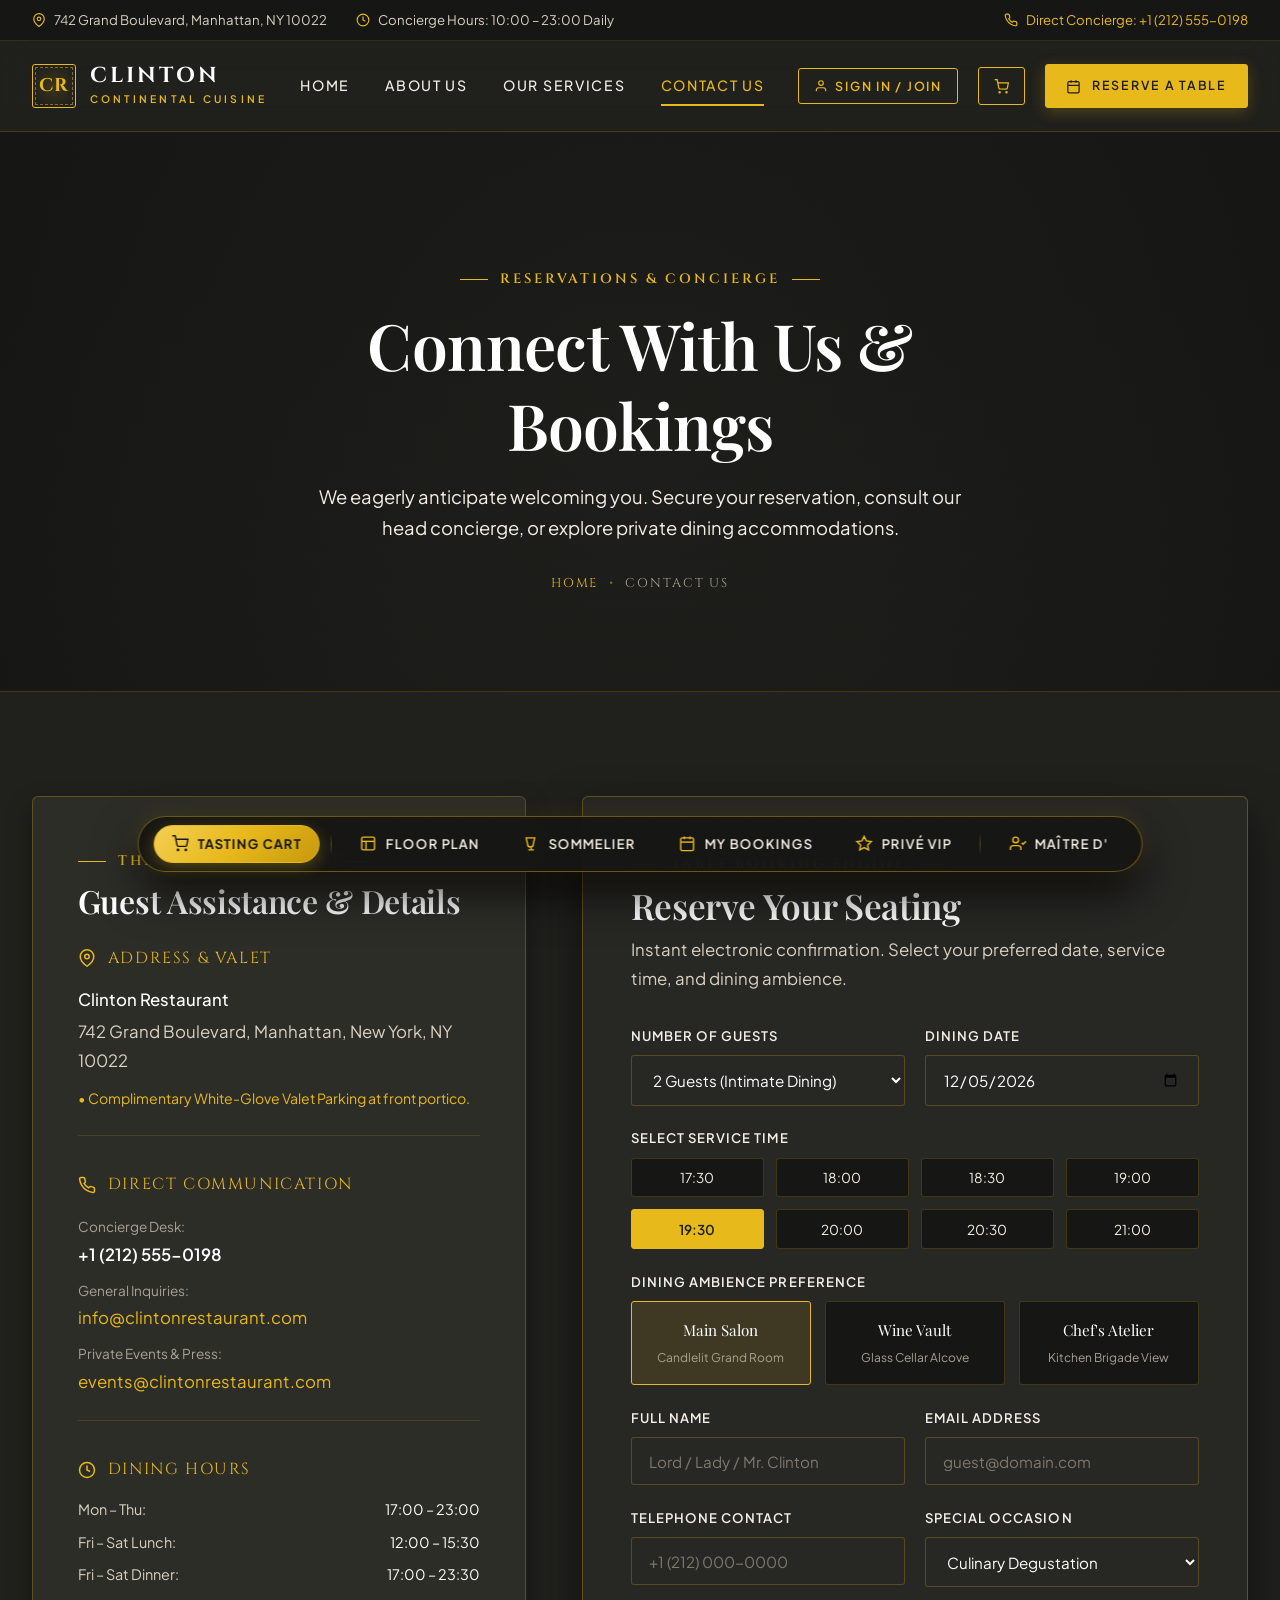
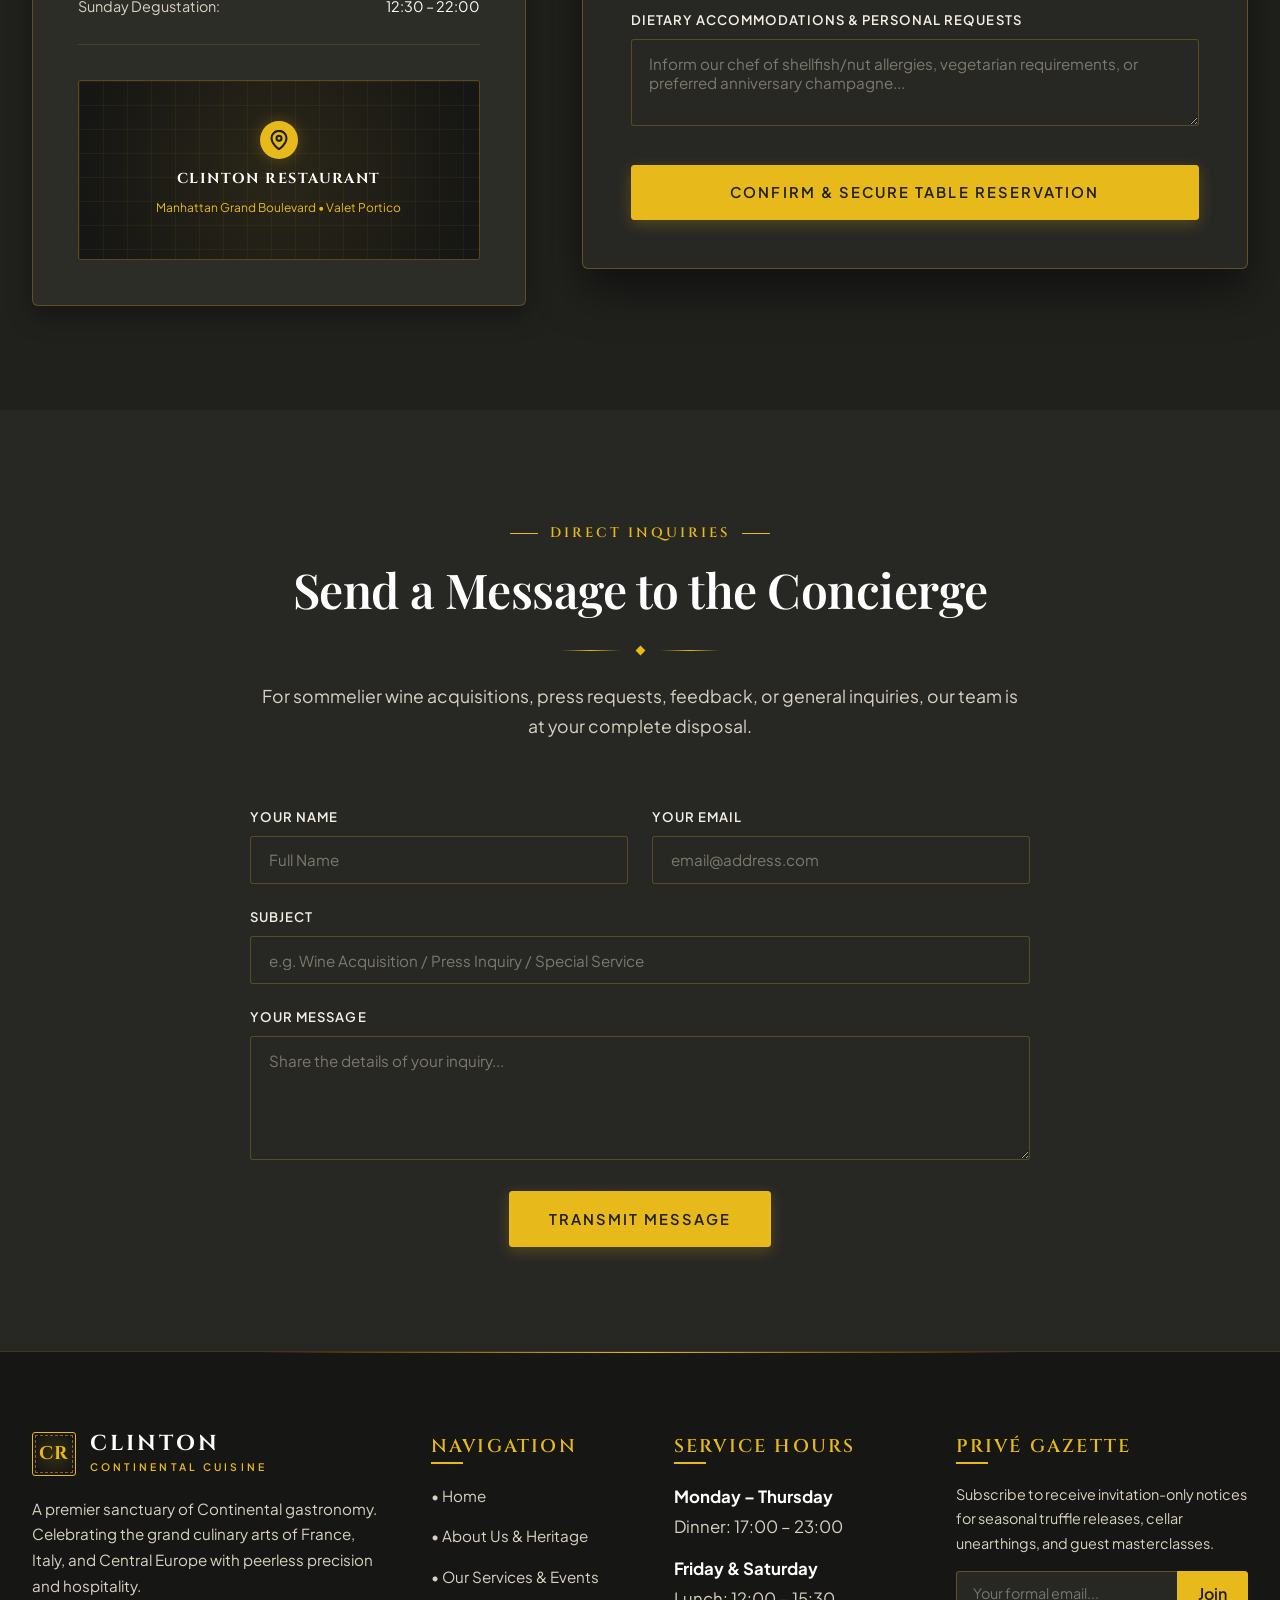
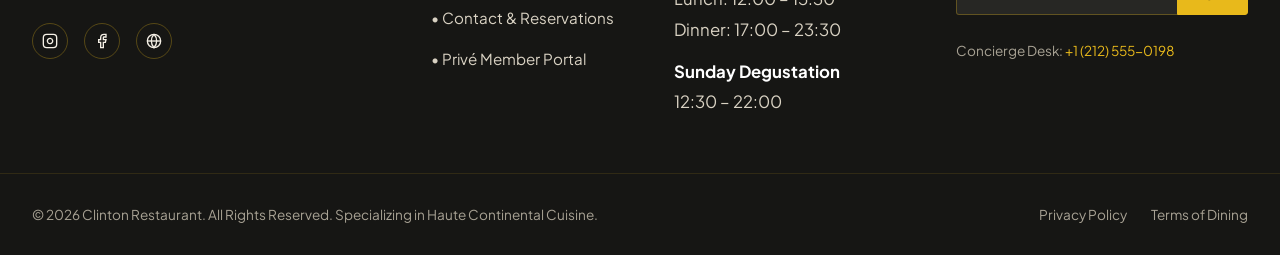
<file: contact.html>
<!DOCTYPE html>
<html lang="en">
<head>
  <meta charset="UTF-8">
  <meta name="viewport" content="width=device-width, initial-scale=1.0">
  <title>Contact Us & Table Reservations | Clinton Restaurant</title>
  <meta name="description" content="Reserve a table at Clinton Restaurant. Contact our concierge desk, explore private dining options, find our location in Manhattan, and review hours and dining policies.">
  
  <!-- Favicon & PWA Manifest -->
  <link rel="icon" type="image/svg+xml" href="assets/images/logo-crest.svg">
  <link rel="manifest" href="manifest.json">
  <meta name="theme-color" content="#E8B91B">
  <meta name="apple-mobile-web-app-capable" content="yes">
  <meta name="apple-mobile-web-app-status-bar-style" content="black-translucent">
  <meta name="apple-mobile-web-app-title" content="Clinton Privé">

  <!-- Stylesheets -->
  <link rel="stylesheet" href="assets/css/style.css">
  <link rel="stylesheet" href="assets/css/components.css">
  <link rel="stylesheet" href="assets/css/pages.css">
  <link rel="stylesheet" href="assets/css/webapp.css">
</head>
<body>

  <!-- TOP ANNOUNCEMENT BAR -->
  <div class="top-bar">
    <div class="container top-bar-inner">
      <div class="top-bar-items">
        <span class="top-bar-item">
          <svg viewBox="0 0 24 24" fill="none" stroke="currentColor" stroke-width="2"><path d="M21 10c0 7-9 13-9 13s-9-6-9-13a9 9 0 0 1 18 0z"></path><circle cx="12" cy="10" r="3"></circle></svg>
          742 Grand Boulevard, Manhattan, NY 10022
        </span>
        <span class="top-bar-item">
          <svg viewBox="0 0 24 24" fill="none" stroke="currentColor" stroke-width="2"><circle cx="12" cy="12" r="10"></circle><polyline points="12 6 12 12 16 14"></polyline></svg>
          Concierge Hours: 10:00 – 23:00 Daily
        </span>
      </div>
      <div class="top-bar-items">
        <a href="tel:+12125550198" class="top-bar-item" style="color: var(--color-mustard-gold);">
          <svg viewBox="0 0 24 24" fill="none" stroke="currentColor" stroke-width="2"><path d="M22 16.92v3a2 2 0 0 1-2.18 2 19.79 19.79 0 0 1-8.63-3.07 19.5 19.5 0 0 1-6-6 19.79 19.79 0 0 1-3.07-8.67A2 2 0 0 1 4.11 2h3a2 2 0 0 1 2 1.72 12.84 12.84 0 0 0 .7 2.81 2 2 0 0 1-.45 2.11L8.09 9.91a16 16 0 0 0 6 6l1.27-1.27a2 2 0 0 1 2.11-.45 12.84 12.84 0 0 0 2.81.7A2 2 0 0 1 22 16.92z"></path></svg>
          Direct Concierge: +1 (212) 555-0198
        </a>
      </div>
    </div>
  </div>

  <!-- STICKY LUXURY HEADER -->
  <header class="site-header">
    <div class="container header-inner">
      <!-- Brand Logo -->
      <a href="index.html" class="brand-logo" aria-label="Clinton Restaurant Home">
        <div class="logo-crest">
          <span class="logo-crest-text">CR</span>
        </div>
        <div class="logo-text-group">
          <span class="logo-title">CLINTON</span>
          <span class="logo-subtitle">CONTINENTAL CUISINE</span>
        </div>
      </a>

      <!-- Desktop Navigation Links -->
      <nav class="nav-menu" aria-label="Main Navigation">
        <a href="index.html" class="nav-link">Home</a>
        <a href="about.html" class="nav-link">About Us</a>
        <a href="services.html" class="nav-link">Our Services</a>
        <a href="contact.html" class="nav-link active">Contact Us</a>
      </nav>

      <!-- Action Button & Mobile Toggle -->
      <div class="header-actions">
        <button class="btn btn-outline-gold btn-sm" id="pwaInstallBtn" style="display: none;">
          <svg width="14" height="14" viewBox="0 0 24 24" fill="none" stroke="currentColor" stroke-width="2"><path d="M21 15v4a2 2 0 0 1-2 2H5a2 2 0 0 1-2-2v-4"></path><polyline points="7 10 12 15 17 10"></polyline><line x1="12" y1="15" x2="12" y2="3"></line></svg>
          Install App
        </button>
        <button class="btn btn-outline-gold btn-sm" onclick="document.getElementById('dockCartBtn')?.click()" aria-label="View Tasting Cart" style="padding: 0.65rem 0.95rem;">
          <svg width="15" height="15" viewBox="0 0 24 24" fill="none" stroke="currentColor" stroke-width="2"><circle cx="9" cy="21" r="1"></circle><circle cx="20" cy="21" r="1"></circle><path d="M1 1h4l2.68 13.39a2 2 0 0 0 2 1.61h9.72a2 2 0 0 0 2-1.61L23 6H6"></path></svg>
          <span class="cart-badge-count" style="display: none; background: #E8B91B; color: #1a1a18; border-radius: 50%; width: 18px; height: 18px; font-size: 0.7rem; font-weight: 800; align-items: center; justify-content: center; margin-left: 4px;">0</span>
        </button>
        <a href="#bookingCard" class="btn btn-gold btn-sm">
          <svg width="15" height="15" viewBox="0 0 24 24" fill="none" stroke="currentColor" stroke-width="2"><rect x="3" y="4" width="18" height="18" rx="2" ry="2"></rect><line x1="16" y1="2" x2="16" y2="6"></line><line x1="8" y1="2" x2="8" y2="6"></line><line x1="3" y1="10" x2="21" y2="10"></line></svg>
          Reserve a Table
        </a>
        <button class="mobile-nav-toggle" aria-label="Toggle navigation menu">
          <span></span>
        </button>
      </div>
    </div>
  </header>

  <!-- MOBILE NAVIGATION DRAWER -->
  <div class="drawer-backdrop"></div>
  <aside class="mobile-drawer" aria-label="Mobile Navigation Drawer">
    <div class="drawer-header">
      <div class="brand-logo">
        <div class="logo-crest">
          <span class="logo-crest-text">CR</span>
        </div>
        <div class="logo-text-group">
          <span class="logo-title" style="font-size: 1.15rem;">CLINTON</span>
          <span class="logo-subtitle">CONTINENTAL CUISINE</span>
        </div>
      </div>
      <button class="drawer-close" aria-label="Close menu">&times;</button>
    </div>

    <nav class="drawer-nav">
      <a href="index.html" class="drawer-nav-link">Home <span>&rarr;</span></a>
      <a href="about.html" class="drawer-nav-link">About Us <span>&rarr;</span></a>
      <a href="services.html" class="drawer-nav-link">Our Services <span>&rarr;</span></a>
      <a href="contact.html" class="drawer-nav-link active">Contact Us <span>&rarr;</span></a>
    </nav>

    <div style="margin-bottom: 2rem;">
      <a href="#bookingCard" class="btn btn-gold btn-lg" style="width: 100%;">
        Reserve a Table
      </a>
    </div>

    <div class="drawer-info">
      <p style="margin-bottom: 0.5rem; color: var(--color-pure-white); font-weight: 600;">Clinton Continental Dining</p>
      <p style="font-size: 0.85rem; margin-bottom: 0.5rem;">742 Grand Boulevard, Manhattan, NY</p>
      <p style="font-size: 0.85rem; color: var(--color-mustard-gold);">+1 (212) 555-0198</p>
    </div>
  </aside>

  <!-- PAGE HERO BANNER -->
  <section class="page-hero">
    <div class="page-hero-bg" style="background-image: url('https://images.unsplash.com/photo-1517248135467-4c7edcad34c4?auto=format&fit=crop&w=1920&q=80');"></div>
    <div class="page-hero-overlay"></div>
    <div class="container page-hero-content">
      <div class="section-eyebrow">Reservations & Concierge</div>
      <h1 class="page-hero-title">Connect With Us & Bookings</h1>
      <p class="page-hero-desc">
        We eagerly anticipate welcoming you. Secure your reservation, consult our head concierge, or explore private dining accommodations.
      </p>
      <div class="breadcrumbs">
        <a href="index.html">Home</a>
        <span class="separator">&bull;</span>
        <span>Contact Us</span>
      </div>
    </div>
  </section>

  <!-- MAIN CONTACT & RESERVATION SECTION -->
  <section class="section section-dark">
    <div class="container">
      <div class="contact-grid">
        
        <!-- LEFT COLUMN: CONCIERGE INFORMATION & MAP -->
        <div class="contact-info-panel">
          <div class="section-eyebrow" style="margin-bottom: 0.5rem;">The Concierge Desk</div>
          <h2 style="font-size: 2rem; margin-bottom: 1.5rem;">Guest Assistance & Details</h2>

          <!-- Block 1: Location -->
          <div class="contact-block">
            <div class="contact-block-title">
              <svg viewBox="0 0 24 24" fill="none" stroke="currentColor" stroke-width="2"><path d="M21 10c0 7-9 13-9 13s-9-6-9-13a9 9 0 0 1 18 0z"></path><circle cx="12" cy="10" r="3"></circle></svg>
              Address & Valet
            </div>
            <p style="color: var(--color-pure-white); font-weight: 500; margin-bottom: 0.25rem;">
              Clinton Restaurant
            </p>
            <p style="color: var(--color-cream-muted); margin-bottom: 0.75rem;">
              742 Grand Boulevard, Manhattan, New York, NY 10022
            </p>
            <p style="font-size: 0.88rem; color: var(--color-mustard-gold); margin-bottom: 0;">
              &bull; Complimentary White-Glove Valet Parking at front portico.
            </p>
          </div>

          <!-- Block 2: Direct Contacts -->
          <div class="contact-block">
            <div class="contact-block-title">
              <svg viewBox="0 0 24 24" fill="none" stroke="currentColor" stroke-width="2"><path d="M22 16.92v3a2 2 0 0 1-2.18 2 19.79 19.79 0 0 1-8.63-3.07 19.5 19.5 0 0 1-6-6 19.79 19.79 0 0 1-3.07-8.67A2 2 0 0 1 4.11 2h3a2 2 0 0 1 2 1.72 12.84 12.84 0 0 0 .7 2.81 2 2 0 0 1-.45 2.11L8.09 9.91a16 16 0 0 0 6 6l1.27-1.27a2 2 0 0 1 2.11-.45 12.84 12.84 0 0 0 2.81.7A2 2 0 0 1 22 16.92z"></path></svg>
              Direct Communication
            </div>
            <p style="margin-bottom: 0.4rem;">
              <span style="color: var(--color-cream-dim); font-size: 0.85rem;">Concierge Desk:</span><br>
              <a href="tel:+12125550198" style="color: var(--color-pure-white); font-weight: 600;">+1 (212) 555-0198</a>
            </p>
            <p style="margin-bottom: 0.4rem;">
              <span style="color: var(--color-cream-dim); font-size: 0.85rem;">General Inquiries:</span><br>
              <a href="mailto:info@clintonrestaurant.com" style="color: var(--color-mustard-gold);">info@clintonrestaurant.com</a>
            </p>
            <p style="margin-bottom: 0;">
              <span style="color: var(--color-cream-dim); font-size: 0.85rem;">Private Events & Press:</span><br>
              <a href="mailto:events@clintonrestaurant.com" style="color: var(--color-mustard-gold);">events@clintonrestaurant.com</a>
            </p>
          </div>

          <!-- Block 3: Operating Hours -->
          <div class="contact-block">
            <div class="contact-block-title">
              <svg viewBox="0 0 24 24" fill="none" stroke="currentColor" stroke-width="2"><circle cx="12" cy="12" r="10"></circle><polyline points="12 6 12 12 16 14"></polyline></svg>
              Dining Hours
            </div>
            <div style="font-size: 0.9rem; line-height: 1.8;">
              <div style="display: flex; justify-content: space-between; margin-bottom: 0.4rem;">
                <span style="color: var(--color-cream-muted);">Mon – Thu:</span>
                <span style="color: var(--color-pure-white);">17:00 – 23:00</span>
              </div>
              <div style="display: flex; justify-content: space-between; margin-bottom: 0.4rem;">
                <span style="color: var(--color-cream-muted);">Fri – Sat Lunch:</span>
                <span style="color: var(--color-pure-white);">12:00 – 15:30</span>
              </div>
              <div style="display: flex; justify-content: space-between; margin-bottom: 0.4rem;">
                <span style="color: var(--color-cream-muted);">Fri – Sat Dinner:</span>
                <span style="color: var(--color-pure-white);">17:00 – 23:30</span>
              </div>
              <div style="display: flex; justify-content: space-between;">
                <span style="color: var(--color-cream-muted);">Sunday Degustation:</span>
                <span style="color: var(--color-pure-white);">12:30 – 22:00</span>
              </div>
            </div>
          </div>

          <!-- Styled Luxury Map Representation -->
          <div style="border-radius: var(--radius-xs); overflow: hidden; border: 1px solid rgba(232, 185, 27, 0.3); position: relative; height: 180px; background: #1a1a18; display: flex; align-items: center; justify-content: center; text-align: center;">
            <div style="position: absolute; inset: 0; background: radial-gradient(circle, rgba(232, 185, 27, 0.08) 0%, rgba(22, 22, 20, 0.95) 90%);"></div>
            <!-- Decorative Map Grid Lines -->
            <div style="position: absolute; inset: 0; background-image: linear-gradient(rgba(232,185,27,0.06) 1px, transparent 1px), linear-gradient(90deg, rgba(232,185,27,0.06) 1px, transparent 1px); background-size: 24px 24px;"></div>
            <div style="position: relative; z-index: 2; padding: 1rem;">
              <div style="width: 38px; height: 38px; margin: 0 auto 0.5rem auto; background-color: var(--color-mustard-gold); border-radius: 50%; display: flex; align-items: center; justify-content: center; color: var(--color-charcoal-black); box-shadow: 0 0 15px var(--color-gold-glow);">
                <svg width="20" height="20" viewBox="0 0 24 24" fill="none" stroke="currentColor" stroke-width="2.5"><path d="M21 10c0 7-9 13-9 13s-9-6-9-13a9 9 0 0 1 18 0z"></path><circle cx="12" cy="10" r="3"></circle></svg>
              </div>
              <span style="font-family: var(--font-serif-accent); font-size: 0.9rem; color: var(--color-pure-white); font-weight: 700; letter-spacing: 0.1em; display: block;">CLINTON RESTAURANT</span>
              <span style="font-size: 0.75rem; color: var(--color-mustard-gold);">Manhattan Grand Boulevard &bull; Valet Portico</span>
            </div>
          </div>
        </div>

        <!-- RIGHT COLUMN: MASTER INTERACTIVE RESERVATION CARD -->
        <div class="reservation-card-box" id="bookingCard">
          <div class="section-eyebrow" style="margin-bottom: 0.5rem;">Table Booking Engine</div>
          <h2 style="font-size: 2.2rem; margin-bottom: 0.5rem;">Reserve Your Seating</h2>
          <p style="color: var(--color-cream-muted); margin-bottom: 2rem;">
            Instant electronic confirmation. Select your preferred date, service time, and dining ambience.
          </p>

          <form class="reservation-form">
            <!-- Step 1: Party & Date -->
            <div class="grid grid-2" style="gap: 1.25rem;">
              <div class="form-group">
                <label class="form-label">Number of Guests</label>
                <select class="form-control" name="guests">
                  <option value="1 Guest">1 Guest (Solo Gastronomy)</option>
                  <option value="2 Guests" selected>2 Guests (Intimate Dining)</option>
                  <option value="3 Guests">3 Guests</option>
                  <option value="4 Guests">4 Guests (Four Persons)</option>
                  <option value="6 Guests">6 Guests (Salon Banquet)</option>
                  <option value="8+ Guests">8+ Guests (Private Suite)</option>
                </select>
              </div>

              <div class="form-group">
                <label class="form-label">Dining Date</label>
                <input type="date" class="form-control" name="date" required>
              </div>
            </div>

            <!-- Step 2: Time Slot Pills -->
            <div class="form-group">
              <label class="form-label">Select Service Time</label>
              <input type="hidden" name="dining_time" value="19:30">
              <div class="time-slots-grid">
                <button type="button" class="time-slot-btn" data-time="17:30">17:30</button>
                <button type="button" class="time-slot-btn" data-time="18:00">18:00</button>
                <button type="button" class="time-slot-btn" data-time="18:30">18:30</button>
                <button type="button" class="time-slot-btn" data-time="19:00">19:00</button>
                <button type="button" class="time-slot-btn is-selected" data-time="19:30">19:30</button>
                <button type="button" class="time-slot-btn" data-time="20:00">20:00</button>
                <button type="button" class="time-slot-btn" data-time="20:30">20:30</button>
                <button type="button" class="time-slot-btn" data-time="21:00">21:00</button>
              </div>
            </div>

            <!-- Step 3: Seating Atmosphere Cards -->
            <div class="form-group">
              <label class="form-label">Dining Ambience Preference</label>
              <input type="hidden" name="seating_area" value="Grand Dining Salon">
              <div class="seating-options">
                <div class="seating-card is-selected" data-seating="Grand Dining Salon">
                  <div class="seating-card-title">Main Salon</div>
                  <div class="seating-card-sub">Candlelit Grand Room</div>
                </div>
                <div class="seating-card" data-seating="The Sommelier Vault">
                  <div class="seating-card-title">Wine Vault</div>
                  <div class="seating-card-sub">Glass Cellar Alcove</div>
                </div>
                <div class="seating-card" data-seating="Chef's Atelier">
                  <div class="seating-card-title">Chef's Atelier</div>
                  <div class="seating-card-sub">Kitchen Brigade View</div>
                </div>
              </div>
            </div>

            <!-- Step 4: Contact Details -->
            <div class="grid grid-2" style="gap: 1.25rem;">
              <div class="form-group">
                <label class="form-label">Full Name</label>
                <input type="text" class="form-control" name="name" placeholder="Lord / Lady / Mr. Clinton" required>
              </div>
              <div class="form-group">
                <label class="form-label">Email Address</label>
                <input type="email" class="form-control" name="email" placeholder="guest@domain.com" required>
              </div>
            </div>

            <div class="grid grid-2" style="gap: 1.25rem;">
              <div class="form-group">
                <label class="form-label">Telephone Contact</label>
                <input type="tel" class="form-control" name="phone" placeholder="+1 (212) 000-0000" required>
              </div>
              <div class="form-group">
                <label class="form-label">Special Occasion</label>
                <select class="form-control" name="occasion">
                  <option value="Culinary Degustation" selected>Culinary Degustation</option>
                  <option value="Anniversary Celebration">Anniversary</option>
                  <option value="Birthday Honor">Birthday Honor</option>
                  <option value="Executive Business Dinner">Executive Business Dinner</option>
                  <option value="Romantic Rendezvous">Romantic Rendezvous</option>
                </select>
              </div>
            </div>

            <div class="form-group">
              <label class="form-label">Dietary Accommodations & Personal Requests</label>
              <textarea class="form-control" name="notes" rows="3" placeholder="Inform our chef of shellfish/nut allergies, vegetarian requirements, or preferred anniversary champagne..."></textarea>
            </div>

            <div style="margin-top: 2rem;">
              <button type="submit" class="btn btn-gold btn-lg" style="width: 100%;">
                Confirm & Secure Table Reservation
              </button>
            </div>
          </form>
        </div>

      </div>
    </div>
  </section>

  <!-- DIRECT GENERAL INQUIRY SECTION -->
  <section class="section section-surface">
    <div class="container container-narrow">
      <div class="section-header">
        <div class="section-eyebrow">Direct Inquiries</div>
        <h2 class="section-title">Send a Message to the Concierge</h2>
        <div class="ornament-divider">
          <div class="ornament-diamond"></div>
        </div>
        <p class="section-subtitle">
          For sommelier wine acquisitions, press requests, feedback, or general inquiries, our team is at your complete disposal.
        </p>
      </div>

      <form onsubmit="event.preventDefault(); window.showToast('Message dispatched to Clinton Concierge Desk. We will respond promptly.'); this.reset();" style="max-width: 780px; margin: 0 auto;">
        <div class="grid grid-2" style="gap: 1.5rem;">
          <div class="form-group">
            <label class="form-label">Your Name</label>
            <input type="text" class="form-control" placeholder="Full Name" required>
          </div>
          <div class="form-group">
            <label class="form-label">Your Email</label>
            <input type="email" class="form-control" placeholder="email@address.com" required>
          </div>
        </div>

        <div class="form-group">
          <label class="form-label">Subject</label>
          <input type="text" class="form-control" placeholder="e.g. Wine Acquisition / Press Inquiry / Special Service" required>
        </div>

        <div class="form-group">
          <label class="form-label">Your Message</label>
          <textarea class="form-control" rows="5" placeholder="Share the details of your inquiry..." required></textarea>
        </div>

        <div style="text-align: center; margin-top: 1.5rem;">
          <button type="submit" class="btn btn-gold btn-lg" style="min-width: 240px;">
            Transmit Message
          </button>
        </div>
      </form>
    </div>
  </section>

  <!-- FOOTER -->
  <footer class="site-footer">
    <div class="footer-top">
      <div class="container footer-grid">
        <!-- Col 1 -->
        <div>
          <a href="index.html" class="brand-logo" style="margin-bottom: 1.25rem;">
            <div class="logo-crest">
              <span class="logo-crest-text">CR</span>
            </div>
            <div class="logo-text-group">
              <span class="logo-title">CLINTON</span>
              <span class="logo-subtitle">CONTINENTAL CUISINE</span>
            </div>
          </a>
          <p style="font-size: 0.95rem; color: var(--color-cream-muted); line-height: 1.7; margin-bottom: 1.5rem;">
            A premier sanctuary of Continental gastronomy. Celebrating the grand culinary arts of France, Italy, and Central Europe with peerless precision and hospitality.
          </p>
          <div class="footer-socials">
            <a href="#" class="social-icon-btn" aria-label="Instagram">
              <svg width="16" height="16" viewBox="0 0 24 24" fill="none" stroke="currentColor" stroke-width="2"><rect x="2" y="2" width="20" height="20" rx="5" ry="5"></rect><path d="M16 11.37A4 4 0 1 1 12.63 8 4 4 0 0 1 16 11.37z"></path><line x1="17.5" y1="6.5" x2="17.51" y2="6.5"></line></svg>
            </a>
            <a href="#" class="social-icon-btn" aria-label="Facebook">
              <svg width="16" height="16" viewBox="0 0 24 24" fill="none" stroke="currentColor" stroke-width="2"><path d="M18 2h-3a5 5 0 0 0-5 5v3H7v4h3v8h4v-8h3l1-4h-4V7a1 1 0 0 1 1-1h3z"></path></svg>
            </a>
            <a href="#" class="social-icon-btn" aria-label="TripAdvisor">
              <svg width="16" height="16" viewBox="0 0 24 24" fill="none" stroke="currentColor" stroke-width="2"><circle cx="12" cy="12" r="10"></circle><path d="M12 2a14.5 14.5 0 0 0 0 20 14.5 14.5 0 0 0 0-20"></path><path d="M2 12h20"></path></svg>
            </a>
          </div>
        </div>

        <!-- Col 2 -->
        <div>
          <h4 class="footer-col-title">Navigation</h4>
          <ul class="footer-links">
            <li><a href="index.html" class="footer-link">&bull; Home</a></li>
            <li><a href="about.html" class="footer-link">&bull; About Us & Heritage</a></li>
            <li><a href="services.html" class="footer-link">&bull; Our Services & Events</a></li>
            <li><a href="contact.html" class="footer-link">&bull; Contact & Reservations</a></li>
            <li><a href="#" class="footer-link" data-open-auth="signin">&bull; Privé Member Portal</a></li>
          </ul>
        </div>

        <!-- Col 3 -->
        <div>
          <h4 class="footer-col-title">Service Hours</h4>
          <div style="font-size: 0.9rem; color: var(--color-cream-muted); line-height: 1.8;">
            <p style="margin-bottom: 0.75rem;">
              <strong style="color: var(--color-pure-white); display: block;">Monday – Thursday</strong>
              Dinner: 17:00 – 23:00
            </p>
            <p style="margin-bottom: 0.75rem;">
              <strong style="color: var(--color-pure-white); display: block;">Friday & Saturday</strong>
              Lunch: 12:00 – 15:30<br>
              Dinner: 17:00 – 23:30
            </p>
            <p style="margin-bottom: 0;">
              <strong style="color: var(--color-pure-white); display: block;">Sunday Degustation</strong>
              12:30 – 22:00
            </p>
          </div>
        </div>

        <!-- Col 4 -->
        <div>
          <h4 class="footer-col-title">Privé Gazette</h4>
          <p style="font-size: 0.9rem; color: var(--color-cream-muted); margin-bottom: 1rem;">
            Subscribe to receive invitation-only notices for seasonal truffle releases, cellar unearthings, and guest masterclasses.
          </p>
          <form class="footer-newsletter-form">
            <input type="email" class="footer-newsletter-input" placeholder="Your formal email..." required>
            <button type="submit" class="footer-newsletter-btn">Join</button>
          </form>
          <div style="margin-top: 1.5rem; font-size: 0.85rem; color: var(--color-cream-dim);">
            Concierge Desk: <span style="color: var(--color-mustard-gold);">+1 (212) 555-0198</span>
          </div>
        </div>
      </div>
    </div>

    <div class="footer-bottom">
      <div class="container footer-bottom-inner">
        <div>
          &copy; 2026 Clinton Restaurant. All Rights Reserved. Specializing in Haute Continental Cuisine.
        </div>
        <div style="display: flex; gap: 1.5rem;">
          <a href="#" style="color: var(--color-cream-dim); transition: color 0.2s;" onmouseover="this.style.color='#E8B91B'" onmouseout="this.style.color='var(--color-cream-dim)'">Privacy Policy</a>
          <a href="#" style="color: var(--color-cream-dim); transition: color 0.2s;" onmouseover="this.style.color='#E8B91B'" onmouseout="this.style.color='var(--color-cream-dim)'">Terms of Dining</a>
        </div>
      </div>
    </div>
  </footer>

  <!-- Scripts -->
  <script src="assets/js/app-state.js"></script>
  <script src="assets/js/main.js"></script>
  <script src="assets/js/reservation.js"></script>
  <script src="assets/js/webapp.js"></script>
</body>
</html>
</file>
<file: assets/css/style.css>
/* ==========================================================================
   CLINTON RESTAURANT — CONTINENTAL CUISINE
   Core Stylesheet & Design System Foundations
   ========================================================================== */

@import url('https://fonts.googleapis.com/css2?family=Cinzel:wght@400;500;600;700;800&family=Playfair+Display:ital,wght@0,400;0,500;0,600;0,700;0,800;1,400;1,600&family=Plus+Jakarta+Sans:wght@300;400;500;600;700&display=swap');

:root {
  /* Brand Palette from Guidelines */
  --color-charcoal-black: #20201D;
  --color-mustard-gold: #E8B91B;
  --color-warm-cream: #F5F0E6;
  --color-pure-white: #FFFFFF;
  --color-muted-olive: #77764A;

  /* Elevated Complementary Tones */
  --color-charcoal-deep: #161614;
  --color-charcoal-surface: #272724;
  --color-charcoal-card: #2D2D28;
  --color-charcoal-hover: #363630;
  
  --color-gold-hover: #F7CA33;
  --color-gold-dark: #C8990A;
  --color-gold-glow: rgba(232, 185, 27, 0.28);
  --color-gold-subtle: rgba(232, 185, 27, 0.12);
  --color-gold-border: rgba(232, 185, 27, 0.35);

  --color-olive-tint: rgba(119, 118, 74, 0.15);
  --color-olive-border: rgba(119, 118, 74, 0.4);

  --color-cream-muted: #D9D2C3;
  --color-cream-dim: #A8A294;

  /* Typography */
  --font-serif-display: 'Playfair Display', 'Cormorant Garamond', Georgia, serif;
  --font-serif-accent: 'Cinzel', 'Playfair Display', serif;
  --font-sans-body: 'Plus Jakarta Sans', -apple-system, BlinkMacSystemFont, 'Segoe UI', Roboto, sans-serif;

  /* Transitions & Shadows */
  --transition-fast: 0.2s cubic-bezier(0.16, 1, 0.3, 1);
  --transition-smooth: 0.4s cubic-bezier(0.16, 1, 0.3, 1);
  --transition-slow: 0.8s cubic-bezier(0.16, 1, 0.3, 1);
  --shadow-sm: 0 4px 12px rgba(0, 0, 0, 0.25);
  --shadow-md: 0 10px 25px rgba(0, 0, 0, 0.35);
  --shadow-lg: 0 20px 45px rgba(0, 0, 0, 0.5);
  --shadow-gold: 0 0 25px rgba(232, 185, 27, 0.2);

  /* Container & Spacing */
  --max-width: 1320px;
  --max-width-narrow: 1080px;
  --radius-xs: 3px;
  --radius-sm: 6px;
  --radius-md: 10px;
  --radius-lg: 16px;
}

/* Base Reset & Box Sizing */
*, *::before, *::after {
  box-sizing: border-box;
  margin: 0;
  padding: 0;
}

html {
  font-size: 16px;
  scroll-behavior: smooth;
  -webkit-font-smoothing: antialiased;
  -moz-osx-font-smoothing: grayscale;
}

body {
  font-family: var(--font-sans-body);
  background-color: var(--color-charcoal-black);
  color: var(--color-warm-cream);
  line-height: 1.7;
  overflow-x: hidden;
  position: relative;
}

/* Subtle luxury grain overlay */
body::before {
  content: "";
  position: fixed;
  top: 0;
  left: 0;
  width: 100vw;
  height: 100vh;
  pointer-events: none;
  background-image: radial-gradient(rgba(232, 185, 27, 0.02) 1px, transparent 1px);
  background-size: 32px 32px;
  z-index: 9999;
  opacity: 0.6;
}

/* Typography Defaults */
h1, h2, h3, h4, h5, h6 {
  font-family: var(--font-serif-display);
  color: var(--color-pure-white);
  line-height: 1.25;
  font-weight: 600;
  letter-spacing: -0.01em;
}

h1 {
  font-size: clamp(2.5rem, 5vw, 4.2rem);
}

h2 {
  font-size: clamp(2rem, 3.8vw, 3rem);
}

h3 {
  font-size: clamp(1.4rem, 2.4vw, 1.9rem);
}

h4 {
  font-size: 1.25rem;
}

p {
  color: var(--color-cream-muted);
  font-size: 1.05rem;
  margin-bottom: 1.25rem;
  font-weight: 400;
}

p.lead {
  font-size: 1.2rem;
  color: var(--color-warm-cream);
  line-height: 1.8;
}

a {
  color: inherit;
  text-decoration: none;
  transition: color var(--transition-fast);
}

img {
  max-width: 100%;
  height: auto;
  display: block;
}

ul, ol {
  list-style: none;
}

button, input, textarea, select {
  font-family: inherit;
  font-size: inherit;
}

/* Global Container */
.container {
  width: 100%;
  max-width: var(--max-width);
  margin-left: auto;
  margin-right: auto;
  padding-left: 2rem;
  padding-right: 2rem;
}

.container-narrow {
  width: 100%;
  max-width: var(--max-width-narrow);
  margin-left: auto;
  margin-right: auto;
  padding-left: 2rem;
  padding-right: 2rem;
}

.section {
  padding: 6.5rem 0;
  position: relative;
}

.section-dark {
  background-color: var(--color-charcoal-black);
}

.section-surface {
  background-color: var(--color-charcoal-surface);
}

.section-deep {
  background-color: var(--color-charcoal-deep);
}

/* Light / Warm Cream section for balanced luxury contrast */
.section-cream {
  background-color: var(--color-warm-cream);
  color: var(--color-charcoal-black);
}

.section-cream h1,
.section-cream h2,
.section-cream h3,
.section-cream h4 {
  color: var(--color-charcoal-black);
}

.section-cream p {
  color: #4a4943;
}

/* Section Header Styles */
.section-header {
  text-align: center;
  max-width: 760px;
  margin: 0 auto 4rem auto;
}

.section-header.text-left {
  text-align: left;
  margin-left: 0;
}

.section-eyebrow {
  display: inline-flex;
  align-items: center;
  gap: 0.75rem;
  font-family: var(--font-serif-accent);
  color: var(--color-mustard-gold);
  font-size: 0.85rem;
  font-weight: 600;
  letter-spacing: 0.22em;
  text-transform: uppercase;
  margin-bottom: 0.85rem;
}

.section-eyebrow::before,
.section-eyebrow::after {
  content: "";
  display: inline-block;
  width: 28px;
  height: 1px;
  background-color: var(--color-mustard-gold);
}

.section-header.text-left .section-eyebrow::before {
  display: none;
}

.section-title {
  margin-bottom: 1rem;
}

.section-subtitle {
  font-size: 1.1rem;
  color: var(--color-cream-muted);
  line-height: 1.7;
}

.text-gold {
  color: var(--color-mustard-gold) !important;
}

.text-olive {
  color: var(--color-muted-olive) !important;
}

.bg-charcoal {
  background-color: var(--color-charcoal-black);
}

.bg-surface {
  background-color: var(--color-charcoal-surface);
}

/* Ornamental Crest & Divider */
.ornament-divider {
  display: flex;
  align-items: center;
  justify-content: center;
  gap: 1rem;
  margin: 1.75rem auto;
}

.ornament-divider::before,
.ornament-divider::after {
  content: "";
  height: 1px;
  width: 60px;
  background: linear-gradient(to right, transparent, var(--color-mustard-gold), transparent);
}

.ornament-diamond {
  width: 7px;
  height: 7px;
  background-color: var(--color-mustard-gold);
  transform: rotate(45deg);
}

/* Grid Layout Utilities */
.grid {
  display: grid;
  gap: 2rem;
}

.grid-2 {
  grid-template-columns: repeat(2, 1fr);
}

.grid-3 {
  grid-template-columns: repeat(3, 1fr);
}

.grid-4 {
  grid-template-columns: repeat(4, 1fr);
}

.flex {
  display: flex;
}

.flex-center {
  display: flex;
  align-items: center;
  justify-content: center;
}

.flex-between {
  display: flex;
  align-items: center;
  justify-content: space-between;
}

/* Selection & Scrollbar */
::selection {
  background-color: var(--color-mustard-gold);
  color: var(--color-charcoal-black);
}

::-webkit-scrollbar {
  width: 9px;
}

::-webkit-scrollbar-track {
  background: var(--color-charcoal-black);
}

::-webkit-scrollbar-thumb {
  background: #3c3a32;
  border-radius: 4px;
  border: 2px solid var(--color-charcoal-black);
}

::-webkit-scrollbar-thumb:hover {
  background: var(--color-mustard-gold);
}

@media (max-width: 992px) {
  .grid-3, .grid-4 {
    grid-template-columns: repeat(2, 1fr);
  }
  .grid-2 {
    grid-template-columns: 1fr;
  }
  .section {
    padding: 4.5rem 0;
  }
}

@media (max-width: 640px) {
  .grid-3, .grid-4 {
    grid-template-columns: 1fr;
  }
  .container {
    padding-left: 1.25rem;
    padding-right: 1.25rem;
  }
  .section {
    padding: 3.5rem 0;
  }
}
</file>
<file: assets/css/components.css>
/* ==========================================================================
   CLINTON RESTAURANT — CONTINENTAL CUISINE
   Components: Navigation, Hero Slider, Buttons, Cards, Modals, Footer
   ========================================================================== */

/* --------------------------------------------------------------------------
   1. TOP BAR & MAIN HEADER
   -------------------------------------------------------------------------- */
.top-bar {
  background-color: var(--color-charcoal-deep);
  border-bottom: 1px solid rgba(232, 185, 27, 0.15);
  font-size: 0.825rem;
  padding: 0.55rem 0;
  color: var(--color-cream-muted);
  position: relative;
  z-index: 1001;
}

.top-bar-inner {
  display: flex;
  align-items: center;
  justify-content: space-between;
}

.top-bar-items {
  display: flex;
  align-items: center;
  gap: 1.8rem;
}

.top-bar-item {
  display: inline-flex;
  align-items: center;
  gap: 0.5rem;
}

.top-bar-item svg {
  width: 14px;
  height: 14px;
  color: var(--color-mustard-gold);
}

.site-header {
  position: sticky;
  top: 0;
  width: 100%;
  background-color: rgba(32, 32, 29, 0.94);
  backdrop-filter: blur(14px);
  -webkit-backdrop-filter: blur(14px);
  border-bottom: 1px solid rgba(232, 185, 27, 0.18);
  z-index: 1000;
  transition: all var(--transition-smooth);
}

.site-header.is-scrolled {
  background-color: rgba(22, 22, 20, 0.98);
  box-shadow: 0 10px 30px rgba(0, 0, 0, 0.6);
  border-bottom-color: rgba(232, 185, 27, 0.3);
}

.header-inner {
  display: flex;
  align-items: center;
  justify-content: space-between;
  height: 90px;
  transition: height var(--transition-smooth);
}

.site-header.is-scrolled .header-inner {
  height: 76px;
}

/* Brand Logo */
.brand-logo {
  display: flex;
  align-items: center;
  gap: 0.85rem;
  text-decoration: none;
}

.logo-crest {
  width: 44px;
  height: 44px;
  display: flex;
  align-items: center;
  justify-content: center;
  border: 1px solid var(--color-mustard-gold);
  border-radius: var(--radius-xs);
  background: radial-gradient(circle, rgba(232, 185, 27, 0.15) 0%, transparent 80%);
  position: relative;
  transition: transform var(--transition-fast), box-shadow var(--transition-fast);
}

.logo-crest::after {
  content: "";
  position: absolute;
  inset: 2px;
  border: 1px dashed rgba(232, 185, 27, 0.5);
  pointer-events: none;
}

.brand-logo:hover .logo-crest {
  transform: scale(1.05);
  box-shadow: 0 0 15px var(--color-gold-glow);
}

.logo-crest-text {
  font-family: var(--font-serif-accent);
  font-weight: 700;
  color: var(--color-mustard-gold);
  font-size: 1.15rem;
  letter-spacing: 0.05em;
}

.logo-text-group {
  display: flex;
  flex-direction: column;
}

.logo-title {
  font-family: var(--font-serif-accent);
  font-size: 1.35rem;
  font-weight: 700;
  letter-spacing: 0.14em;
  color: var(--color-pure-white);
  line-height: 1.1;
  text-transform: uppercase;
}

.logo-subtitle {
  font-family: var(--font-sans-body);
  font-size: 0.65rem;
  font-weight: 600;
  letter-spacing: 0.3em;
  color: var(--color-mustard-gold);
  text-transform: uppercase;
  margin-top: 2px;
}

/* Desktop Navigation */
.nav-menu {
  display: flex;
  align-items: center;
  gap: 2.2rem;
}

.nav-link {
  font-family: var(--font-sans-body);
  font-size: 0.88rem;
  font-weight: 500;
  letter-spacing: 0.12em;
  text-transform: uppercase;
  color: var(--color-warm-cream);
  padding: 0.5rem 0;
  position: relative;
  transition: color var(--transition-fast);
}

.nav-link::after {
  content: "";
  position: absolute;
  bottom: 0;
  left: 0;
  width: 0;
  height: 2px;
  background-color: var(--color-mustard-gold);
  transition: width var(--transition-smooth);
}

.nav-link:hover,
.nav-link.active {
  color: var(--color-mustard-gold);
}

.nav-link:hover::after,
.nav-link.active::after {
  width: 100%;
}

.header-actions {
  display: flex;
  align-items: center;
  gap: 1.25rem;
}

/* Mobile Toggle Hamburger */
.mobile-nav-toggle {
  display: none;
  background: transparent;
  border: 1px solid rgba(232, 185, 27, 0.4);
  color: var(--color-warm-cream);
  width: 44px;
  height: 44px;
  border-radius: var(--radius-xs);
  cursor: pointer;
  padding: 0;
  align-items: center;
  justify-content: center;
  position: relative;
}

.mobile-nav-toggle span {
  display: block;
  width: 22px;
  height: 2px;
  background-color: var(--color-mustard-gold);
  transition: all var(--transition-fast);
  position: relative;
}

.mobile-nav-toggle span::before,
.mobile-nav-toggle span::after {
  content: "";
  position: absolute;
  width: 22px;
  height: 2px;
  background-color: var(--color-mustard-gold);
  transition: all var(--transition-fast);
}

.mobile-nav-toggle span::before {
  top: -7px;
}

.mobile-nav-toggle span::after {
  top: 7px;
}

.mobile-nav-toggle.is-active span {
  background-color: transparent;
}

.mobile-nav-toggle.is-active span::before {
  top: 0;
  transform: rotate(45deg);
}

.mobile-nav-toggle.is-active span::after {
  top: 0;
  transform: rotate(-45deg);
}

/* Mobile Drawer Overlay */
.mobile-drawer {
  position: fixed;
  top: 0;
  right: -100%;
  width: 100%;
  max-width: 380px;
  height: 100vh;
  background-color: var(--color-charcoal-deep);
  border-left: 1px solid rgba(232, 185, 27, 0.3);
  z-index: 2000;
  display: flex;
  flex-direction: column;
  padding: 2.5rem 2rem;
  transition: right var(--transition-smooth);
  box-shadow: -15px 0 40px rgba(0, 0, 0, 0.7);
  overflow-y: auto;
}

.mobile-drawer.is-open {
  right: 0;
}

.drawer-backdrop {
  position: fixed;
  inset: 0;
  background-color: rgba(0, 0, 0, 0.75);
  backdrop-filter: blur(4px);
  z-index: 1999;
  opacity: 0;
  visibility: hidden;
  transition: opacity var(--transition-fast), visibility var(--transition-fast);
}

.drawer-backdrop.is-open {
  opacity: 1;
  visibility: visible;
}

.drawer-header {
  display: flex;
  align-items: center;
  justify-content: space-between;
  margin-bottom: 2.5rem;
  padding-bottom: 1.25rem;
  border-bottom: 1px solid rgba(232, 185, 27, 0.15);
}

.drawer-close {
  background: transparent;
  border: none;
  color: var(--color-warm-cream);
  cursor: pointer;
  font-size: 1.5rem;
  display: flex;
  align-items: center;
  justify-content: center;
  width: 36px;
  height: 36px;
  border: 1px solid rgba(232, 185, 27, 0.3);
  border-radius: var(--radius-xs);
  transition: color var(--transition-fast), border-color var(--transition-fast);
}

.drawer-close:hover {
  color: var(--color-mustard-gold);
  border-color: var(--color-mustard-gold);
}

.drawer-nav {
  display: flex;
  flex-direction: column;
  gap: 1.5rem;
  margin-bottom: 3rem;
}

.drawer-nav-link {
  font-family: var(--font-serif-display);
  font-size: 1.35rem;
  color: var(--color-warm-cream);
  text-decoration: none;
  transition: color var(--transition-fast), padding-left var(--transition-fast);
  display: flex;
  align-items: center;
  justify-content: space-between;
}

.drawer-nav-link:hover,
.drawer-nav-link.active {
  color: var(--color-mustard-gold);
  padding-left: 0.5rem;
}

.drawer-info {
  margin-top: auto;
  border-top: 1px solid rgba(232, 185, 27, 0.15);
  padding-top: 1.5rem;
  font-size: 0.9rem;
  color: var(--color-cream-dim);
}


/* --------------------------------------------------------------------------
   2. BUTTONS & INTERACTIVE ELEMENTS
   -------------------------------------------------------------------------- */
.btn {
  display: inline-flex;
  align-items: center;
  justify-content: center;
  gap: 0.65rem;
  font-family: var(--font-sans-body);
  font-size: 0.85rem;
  font-weight: 600;
  letter-spacing: 0.14em;
  text-transform: uppercase;
  padding: 0.9rem 1.85rem;
  border-radius: var(--radius-xs);
  cursor: pointer;
  transition: all var(--transition-fast);
  position: relative;
  overflow: hidden;
  border: 1px solid transparent;
  white-space: nowrap;
}

.btn::before {
  content: "";
  position: absolute;
  top: 0;
  left: -100%;
  width: 100%;
  height: 100%;
  background: linear-gradient(90deg, transparent, rgba(255, 255, 255, 0.25), transparent);
  transition: left 0.6s ease;
}

.btn:hover::before {
  left: 100%;
}

.btn-gold {
  background-color: var(--color-mustard-gold);
  color: var(--color-charcoal-black);
  border-color: var(--color-mustard-gold);
  box-shadow: 0 4px 15px rgba(232, 185, 27, 0.25);
}

.btn-gold:hover {
  background-color: var(--color-gold-hover);
  border-color: var(--color-gold-hover);
  transform: translateY(-2px);
  box-shadow: 0 8px 25px rgba(232, 185, 27, 0.4);
}

.btn-outline-gold {
  background-color: transparent;
  color: var(--color-mustard-gold);
  border-color: var(--color-mustard-gold);
}

.btn-outline-gold:hover {
  background-color: var(--color-mustard-gold);
  color: var(--color-charcoal-black);
  transform: translateY(-2px);
  box-shadow: 0 6px 20px rgba(232, 185, 27, 0.3);
}

.btn-cream {
  background-color: var(--color-warm-cream);
  color: var(--color-charcoal-black);
  border-color: var(--color-warm-cream);
}

.btn-cream:hover {
  background-color: var(--color-pure-white);
  transform: translateY(-2px);
  box-shadow: 0 6px 20px rgba(245, 240, 230, 0.3);
}

.btn-sm {
  padding: 0.65rem 1.25rem;
  font-size: 0.78rem;
}

.btn-lg {
  padding: 1.1rem 2.4rem;
  font-size: 0.92rem;
}

/* Badges */
.badge {
  display: inline-flex;
  align-items: center;
  gap: 0.35rem;
  padding: 0.3rem 0.75rem;
  font-size: 0.72rem;
  font-weight: 600;
  letter-spacing: 0.08em;
  text-transform: uppercase;
  border-radius: var(--radius-xs);
}

.badge-gold {
  background-color: rgba(232, 185, 27, 0.15);
  color: var(--color-mustard-gold);
  border: 1px solid rgba(232, 185, 27, 0.4);
}

.badge-olive {
  background-color: rgba(119, 118, 74, 0.25);
  color: #c9c894;
  border: 1px solid var(--color-muted-olive);
}

/* --------------------------------------------------------------------------
   3. CINEMATIC HERO SLIDER (Slider Revolution Inspired)
   -------------------------------------------------------------------------- */
.hero-slider-section {
  position: relative;
  width: 100%;
  height: calc(100vh - 120px);
  min-height: 640px;
  max-height: 900px;
  overflow: hidden;
  background-color: var(--color-charcoal-deep);
}

.hero-slider-container {
  position: relative;
  width: 100%;
  height: 100%;
}

.hero-slide {
  position: absolute;
  inset: 0;
  width: 100%;
  height: 100%;
  opacity: 0;
  visibility: hidden;
  transition: opacity 1.2s cubic-bezier(0.4, 0, 0.2, 1), visibility 1.2s;
  z-index: 1;
}

.hero-slide.is-active {
  opacity: 1;
  visibility: visible;
  z-index: 2;
}

/* Ken Burns background zoom */
.hero-slide-bg {
  position: absolute;
  inset: 0;
  width: 100%;
  height: 100%;
  background-size: cover;
  background-position: center;
  transform: scale(1.04);
  transition: transform 7s ease-out;
}

.hero-slide.is-active .hero-slide-bg {
  transform: scale(1.12);
}

/* Multi-layer luxury overlay */
.hero-slide-overlay {
  position: absolute;
  inset: 0;
  background: radial-gradient(circle at center, rgba(32, 32, 29, 0.35) 0%, rgba(22, 22, 20, 0.88) 85%),
              linear-gradient(to top, rgba(32, 32, 29, 0.95) 0%, rgba(32, 32, 29, 0.25) 50%, rgba(22, 22, 20, 0.75) 100%);
  z-index: 2;
}

.hero-slide-content {
  position: relative;
  z-index: 3;
  height: 100%;
  display: flex;
  flex-direction: column;
  justify-content: center;
  max-width: 820px;
  padding: 2rem 0;
}

.hero-slide-badge {
  display: inline-flex;
  align-items: center;
  gap: 0.6rem;
  background-color: rgba(32, 32, 29, 0.75);
  backdrop-filter: blur(8px);
  border: 1px solid rgba(232, 185, 27, 0.4);
  color: var(--color-mustard-gold);
  padding: 0.45rem 1.1rem;
  border-radius: var(--radius-xs);
  font-family: var(--font-serif-accent);
  font-size: 0.82rem;
  letter-spacing: 0.2em;
  text-transform: uppercase;
  width: fit-content;
  margin-bottom: 1.5rem;
  opacity: 0;
  transform: translateY(20px);
  transition: all 0.8s 0.2s cubic-bezier(0.16, 1, 0.3, 1);
}

.hero-slide-title {
  font-size: clamp(2.6rem, 5.5vw, 4.8rem);
  font-family: var(--font-serif-display);
  font-weight: 700;
  color: var(--color-pure-white);
  line-height: 1.15;
  margin-bottom: 1.25rem;
  text-shadow: 0 4px 20px rgba(0, 0, 0, 0.7);
  opacity: 0;
  transform: translateY(30px);
  transition: all 0.9s 0.4s cubic-bezier(0.16, 1, 0.3, 1);
}

.hero-slide-title span {
  color: var(--color-mustard-gold);
}

.hero-slide-desc {
  font-size: clamp(1.05rem, 1.8vw, 1.3rem);
  color: var(--color-warm-cream);
  line-height: 1.7;
  max-width: 680px;
  margin-bottom: 2.2rem;
  text-shadow: 0 2px 10px rgba(0, 0, 0, 0.8);
  opacity: 0;
  transform: translateY(20px);
  transition: all 0.8s 0.6s cubic-bezier(0.16, 1, 0.3, 1);
}

.hero-slide-actions {
  display: flex;
  align-items: center;
  flex-wrap: wrap;
  gap: 1.25rem;
  opacity: 0;
  transform: translateY(20px);
  transition: all 0.8s 0.8s cubic-bezier(0.16, 1, 0.3, 1);
}

/* Trigger content entrance when active */
.hero-slide.is-active .hero-slide-badge,
.hero-slide.is-active .hero-slide-title,
.hero-slide.is-active .hero-slide-desc,
.hero-slide.is-active .hero-slide-actions {
  opacity: 1;
  transform: translateY(0);
}

/* Slider Controls: Arrows & Indicators */
.slider-control-arrow {
  position: absolute;
  top: 50%;
  transform: translateY(-50%);
  width: 52px;
  height: 52px;
  background-color: rgba(32, 32, 29, 0.6);
  backdrop-filter: blur(6px);
  border: 1px solid rgba(232, 185, 27, 0.35);
  color: var(--color-warm-cream);
  display: flex;
  align-items: center;
  justify-content: center;
  cursor: pointer;
  z-index: 10;
  border-radius: 50%;
  transition: all var(--transition-fast);
}

.slider-control-arrow:hover {
  background-color: var(--color-mustard-gold);
  color: var(--color-charcoal-black);
  border-color: var(--color-mustard-gold);
  box-shadow: 0 0 20px var(--color-gold-glow);
}

.slider-arrow-prev {
  left: 2rem;
}

.slider-arrow-next {
  right: 2rem;
}

.slider-nav-footer {
  position: absolute;
  bottom: 2.5rem;
  left: 0;
  right: 0;
  z-index: 10;
}

.slider-nav-inner {
  display: flex;
  align-items: center;
  justify-content: space-between;
}

.slider-indicators {
  display: flex;
  align-items: center;
  gap: 0.85rem;
}

.slider-indicator-dot {
  width: 32px;
  height: 4px;
  background-color: rgba(245, 240, 230, 0.25);
  border: none;
  cursor: pointer;
  transition: all var(--transition-fast);
  position: relative;
  overflow: hidden;
}

.slider-indicator-dot.is-active {
  width: 52px;
  background-color: var(--color-mustard-gold);
}

.slider-progress-wrap {
  display: flex;
  align-items: center;
  gap: 1rem;
  font-family: var(--font-serif-accent);
  font-size: 0.85rem;
  color: var(--color-mustard-gold);
}

.slider-timer-bar {
  width: 140px;
  height: 2px;
  background-color: rgba(232, 185, 27, 0.25);
  position: relative;
  overflow: hidden;
}

.slider-timer-bar-fill {
  height: 100%;
  width: 0%;
  background-color: var(--color-mustard-gold);
}


/* --------------------------------------------------------------------------
   4. MENU TABS & SIGNATURE CARDS
   -------------------------------------------------------------------------- */
.menu-category-tabs {
  display: flex;
  align-items: center;
  justify-content: center;
  flex-wrap: wrap;
  gap: 0.8rem;
  margin-bottom: 3.5rem;
}

.menu-tab-btn {
  background-color: rgba(45, 45, 40, 0.6);
  border: 1px solid rgba(232, 185, 27, 0.2);
  color: var(--color-cream-muted);
  font-family: var(--font-serif-accent);
  font-size: 0.85rem;
  letter-spacing: 0.12em;
  text-transform: uppercase;
  padding: 0.75rem 1.6rem;
  border-radius: var(--radius-xs);
  cursor: pointer;
  transition: all var(--transition-fast);
}

.menu-tab-btn:hover,
.menu-tab-btn.is-active {
  background-color: var(--color-mustard-gold);
  color: var(--color-charcoal-black);
  border-color: var(--color-mustard-gold);
  box-shadow: 0 4px 15px rgba(232, 185, 27, 0.25);
}

.menu-items-grid {
  display: grid;
  grid-template-columns: repeat(2, 1fr);
  gap: 2.2rem;
}

.menu-card {
  background-color: var(--color-charcoal-surface);
  border: 1px solid rgba(232, 185, 27, 0.16);
  border-radius: var(--radius-sm);
  padding: 1.5rem;
  display: flex;
  gap: 1.5rem;
  transition: all var(--transition-smooth);
  position: relative;
  overflow: hidden;
}

.menu-card::before {
  content: "";
  position: absolute;
  top: 0;
  left: 0;
  width: 3px;
  height: 0;
  background-color: var(--color-mustard-gold);
  transition: height var(--transition-smooth);
}

.menu-card:hover {
  transform: translateY(-4px);
  border-color: rgba(232, 185, 27, 0.45);
  box-shadow: 0 12px 30px rgba(0, 0, 0, 0.45);
}

.menu-card:hover::before {
  height: 100%;
}

.menu-card-img {
  width: 120px;
  height: 120px;
  border-radius: var(--radius-xs);
  object-fit: cover;
  border: 1px solid rgba(232, 185, 27, 0.2);
  flex-shrink: 0;
  transition: transform var(--transition-smooth);
}

.menu-card:hover .menu-card-img {
  transform: scale(1.05);
}

.menu-card-body {
  flex: 1;
  display: flex;
  flex-direction: column;
}

.menu-card-header {
  display: flex;
  align-items: baseline;
  justify-content: space-between;
  margin-bottom: 0.4rem;
  gap: 1rem;
}

.menu-card-title {
  font-family: var(--font-serif-display);
  font-size: 1.25rem;
  color: var(--color-pure-white);
  font-weight: 600;
  cursor: pointer;
  transition: color var(--transition-fast);
}

.menu-card-title:hover {
  color: var(--color-mustard-gold);
}

.menu-card-dots {
  flex: 1;
  border-bottom: 1px dotted rgba(232, 185, 27, 0.35);
  margin: 0 0.5rem;
  height: 1px;
}

.menu-card-price {
  font-family: var(--font-serif-accent);
  font-size: 1.25rem;
  font-weight: 700;
  color: var(--color-mustard-gold);
}

.menu-card-desc {
  font-size: 0.92rem;
  color: var(--color-cream-muted);
  line-height: 1.55;
  margin-bottom: 0.65rem;
}

.menu-card-footer {
  display: flex;
  align-items: center;
  justify-content: space-between;
  margin-top: auto;
  font-size: 0.8rem;
}

.menu-card-pairing {
  display: flex;
  align-items: center;
  gap: 0.35rem;
  color: var(--color-muted-olive);
  font-style: italic;
}


/* --------------------------------------------------------------------------
   5. FEATURE & EXPERIENCE CARDS
   -------------------------------------------------------------------------- */
.feature-box {
  background-color: var(--color-charcoal-card);
  border: 1px solid rgba(232, 185, 27, 0.16);
  border-radius: var(--radius-sm);
  padding: 2.5rem 2rem;
  text-align: center;
  transition: all var(--transition-smooth);
  position: relative;
}

.feature-box:hover {
  transform: translateY(-6px);
  border-color: rgba(232, 185, 27, 0.5);
  box-shadow: 0 15px 35px rgba(0, 0, 0, 0.5), 0 0 20px rgba(232, 185, 27, 0.1);
}

.feature-icon-wrap {
  width: 64px;
  height: 64px;
  margin: 0 auto 1.5rem auto;
  display: flex;
  align-items: center;
  justify-content: center;
  border: 1px solid var(--color-mustard-gold);
  border-radius: 50%;
  color: var(--color-mustard-gold);
  background: radial-gradient(circle, rgba(232, 185, 27, 0.15) 0%, transparent 70%);
}

.feature-icon-wrap svg {
  width: 28px;
  height: 28px;
}

.feature-box-title {
  font-size: 1.35rem;
  margin-bottom: 0.85rem;
}

.feature-box-text {
  font-size: 0.95rem;
  color: var(--color-cream-muted);
  margin-bottom: 0;
}


/* --------------------------------------------------------------------------
   6. RESERVATION MODAL & FORMS
   -------------------------------------------------------------------------- */
.modal-overlay {
  position: fixed;
  inset: 0;
  background-color: rgba(18, 18, 16, 0.85);
  backdrop-filter: blur(8px);
  z-index: 3000;
  display: flex;
  align-items: center;
  justify-content: center;
  padding: 1.5rem;
  opacity: 0;
  visibility: hidden;
  transition: all var(--transition-smooth);
}

.modal-overlay.is-active {
  opacity: 1;
  visibility: visible;
}

.modal-content {
  background-color: var(--color-charcoal-deep);
  border: 1px solid var(--color-mustard-gold);
  border-radius: var(--radius-sm);
  width: 100%;
  max-width: 680px;
  max-height: 90vh;
  overflow-y: auto;
  padding: 2.8rem;
  position: relative;
  box-shadow: 0 25px 60px rgba(0, 0, 0, 0.8), 0 0 40px rgba(232, 185, 27, 0.15);
  transform: translateY(20px);
  transition: transform var(--transition-smooth);
}

.modal-overlay.is-active .modal-content {
  transform: translateY(0);
}

.modal-close-btn {
  position: absolute;
  top: 1.5rem;
  right: 1.5rem;
  background: transparent;
  border: 1px solid rgba(232, 185, 27, 0.3);
  color: var(--color-warm-cream);
  width: 36px;
  height: 36px;
  border-radius: 50%;
  cursor: pointer;
  display: flex;
  align-items: center;
  justify-content: center;
  transition: all var(--transition-fast);
}

.modal-close-btn:hover {
  background-color: var(--color-mustard-gold);
  color: var(--color-charcoal-black);
  border-color: var(--color-mustard-gold);
}

/* Form Styles */
.form-group {
  margin-bottom: 1.35rem;
}

.form-label {
  display: block;
  font-family: var(--font-sans-body);
  font-size: 0.82rem;
  font-weight: 600;
  letter-spacing: 0.08em;
  text-transform: uppercase;
  color: var(--color-warm-cream);
  margin-bottom: 0.5rem;
}

.form-control {
  width: 100%;
  background-color: var(--color-charcoal-surface);
  border: 1px solid rgba(232, 185, 27, 0.25);
  border-radius: var(--radius-xs);
  color: var(--color-pure-white);
  padding: 0.85rem 1.1rem;
  font-size: 0.95rem;
  transition: all var(--transition-fast);
  outline: none;
}

.form-control:focus {
  border-color: var(--color-mustard-gold);
  box-shadow: 0 0 10px rgba(232, 185, 27, 0.2);
  background-color: #2e2e2a;
}

.form-control::placeholder {
  color: #7d796e;
}

select.form-control {
  cursor: pointer;
}


/* --------------------------------------------------------------------------
   7. FOOTER
   -------------------------------------------------------------------------- */
.site-footer {
  background-color: var(--color-charcoal-deep);
  border-top: 1px solid rgba(232, 185, 27, 0.22);
  position: relative;
  overflow: hidden;
}

.site-footer::before {
  content: "";
  position: absolute;
  top: 0;
  left: 50%;
  transform: translateX(-50%);
  width: 60%;
  height: 1px;
  background: linear-gradient(90deg, transparent, var(--color-mustard-gold), transparent);
}

.footer-top {
  padding: 5rem 0 3.5rem 0;
}

.footer-grid {
  display: grid;
  grid-template-columns: 1.8fr 1fr 1.2fr 1.5fr;
  gap: 3rem;
}

.footer-col-title {
  font-family: var(--font-serif-accent);
  font-size: 1.15rem;
  letter-spacing: 0.12em;
  text-transform: uppercase;
  color: var(--color-mustard-gold);
  margin-bottom: 1.5rem;
  position: relative;
  display: inline-block;
}

.footer-col-title::after {
  content: "";
  position: absolute;
  bottom: -6px;
  left: 0;
  width: 32px;
  height: 2px;
  background-color: var(--color-mustard-gold);
}

.footer-links {
  display: flex;
  flex-direction: column;
  gap: 0.85rem;
}

.footer-link {
  color: var(--color-cream-muted);
  font-size: 0.95rem;
  transition: color var(--transition-fast), padding-left var(--transition-fast);
  display: inline-flex;
  align-items: center;
  gap: 0.5rem;
}

.footer-link:hover {
  color: var(--color-mustard-gold);
  padding-left: 0.35rem;
}

.footer-contact-item {
  display: flex;
  align-items: flex-start;
  gap: 0.85rem;
  margin-bottom: 1rem;
  color: var(--color-cream-muted);
  font-size: 0.95rem;
}

.footer-contact-item svg {
  width: 18px;
  height: 18px;
  color: var(--color-mustard-gold);
  flex-shrink: 0;
  margin-top: 4px;
}

.footer-newsletter-form {
  display: flex;
  margin-top: 1rem;
}

.footer-newsletter-input {
  flex: 1;
  background-color: var(--color-charcoal-surface);
  border: 1px solid rgba(232, 185, 27, 0.3);
  border-right: none;
  border-radius: var(--radius-xs) 0 0 var(--radius-xs);
  color: var(--color-pure-white);
  padding: 0.75rem 1rem;
  font-size: 0.9rem;
  outline: none;
}

.footer-newsletter-input:focus {
  border-color: var(--color-mustard-gold);
}

.footer-newsletter-btn {
  background-color: var(--color-mustard-gold);
  border: 1px solid var(--color-mustard-gold);
  border-radius: 0 var(--radius-xs) var(--radius-xs) 0;
  color: var(--color-charcoal-black);
  padding: 0 1.25rem;
  font-weight: 600;
  cursor: pointer;
  transition: background-color var(--transition-fast);
}

.footer-newsletter-btn:hover {
  background-color: var(--color-gold-hover);
}

.footer-bottom {
  border-top: 1px solid rgba(232, 185, 27, 0.12);
  padding: 1.8rem 0;
  font-size: 0.85rem;
  color: var(--color-cream-dim);
}

.footer-bottom-inner {
  display: flex;
  align-items: center;
  justify-content: space-between;
}

.footer-socials {
  display: flex;
  align-items: center;
  gap: 1rem;
}

.social-icon-btn {
  width: 36px;
  height: 36px;
  border-radius: 50%;
  border: 1px solid rgba(232, 185, 27, 0.3);
  display: flex;
  align-items: center;
  justify-content: center;
  color: var(--color-warm-cream);
  transition: all var(--transition-fast);
}

.social-icon-btn:hover {
  background-color: var(--color-mustard-gold);
  color: var(--color-charcoal-black);
  border-color: var(--color-mustard-gold);
  transform: translateY(-2px);
}

/* Toast Notifications */
.toast-container {
  position: fixed;
  bottom: 2rem;
  right: 2rem;
  z-index: 99999;
  display: flex;
  flex-direction: column;
  gap: 0.75rem;
}

.toast {
  background-color: var(--color-charcoal-deep);
  border: 1px solid var(--color-mustard-gold);
  color: var(--color-pure-white);
  padding: 1rem 1.4rem;
  border-radius: var(--radius-xs);
  box-shadow: 0 10px 25px rgba(0,0,0,0.7);
  display: flex;
  align-items: center;
  gap: 0.75rem;
  font-size: 0.9rem;
  animation: slideInRight 0.3s ease-out;
}

@keyframes slideInRight {
  from {
    transform: translateX(100%);
    opacity: 0;
  }
  to {
    transform: translateX(0);
    opacity: 1;
  }
}

/* Responsive adjustments */
@media (max-width: 1080px) {
  .menu-items-grid {
    grid-template-columns: 1fr;
  }
  .footer-grid {
    grid-template-columns: repeat(2, 1fr);
  }
}

@media (max-width: 900px) {
  .nav-menu {
    display: none;
  }
  .mobile-nav-toggle {
    display: flex;
  }
  .top-bar {
    display: none;
  }
  .slider-control-arrow {
    display: none;
  }
}

@media (max-width: 640px) {
  .footer-grid {
    grid-template-columns: 1fr;
  }
  .footer-bottom-inner {
    flex-direction: column;
    gap: 1.25rem;
    text-align: center;
  }
  .menu-card {
    flex-direction: column;
  }
  .menu-card-img {
    width: 100%;
    height: 180px;
  }
  .modal-content {
    padding: 1.75rem;
  }
}
</file>
<file: assets/css/pages.css>
/* ==========================================================================
   CLINTON RESTAURANT — CONTINENTAL CUISINE
   Pages Specific Styles: About, Services, Contact, Gallery, Testimonials
   ========================================================================== */

/* --------------------------------------------------------------------------
   1. INNER PAGE HERO BANNER
   -------------------------------------------------------------------------- */
.page-hero {
  position: relative;
  padding: 8rem 0 6rem 0;
  background-color: var(--color-charcoal-deep);
  border-bottom: 1px solid rgba(232, 185, 27, 0.2);
  text-align: center;
  overflow: hidden;
}

.page-hero-bg {
  position: absolute;
  inset: 0;
  background-size: cover;
  background-position: center;
  opacity: 0.22;
  filter: saturate(1.2);
}

.page-hero-overlay {
  position: absolute;
  inset: 0;
  background: radial-gradient(circle at center, rgba(32, 32, 29, 0.6) 0%, rgba(22, 22, 20, 0.95) 100%),
              linear-gradient(to top, rgba(32, 32, 29, 1) 0%, transparent 70%);
}

.page-hero-content {
  position: relative;
  z-index: 2;
  max-width: 820px;
  margin: 0 auto;
}

.page-hero-title {
  font-size: clamp(2.6rem, 5vw, 4.2rem);
  margin-bottom: 1rem;
}

.page-hero-desc {
  font-size: 1.15rem;
  color: var(--color-warm-cream);
  max-width: 650px;
  margin: 0 auto 1.5rem auto;
}

.breadcrumbs {
  display: inline-flex;
  align-items: center;
  gap: 0.65rem;
  font-family: var(--font-serif-accent);
  font-size: 0.8rem;
  letter-spacing: 0.15em;
  text-transform: uppercase;
  color: var(--color-cream-dim);
}

.breadcrumbs a {
  color: var(--color-mustard-gold);
}

.breadcrumbs span.separator {
  color: rgba(232, 185, 27, 0.5);
}


/* --------------------------------------------------------------------------
   2. ABOUT PAGE STYLES
   -------------------------------------------------------------------------- */
.heritage-split {
  display: grid;
  grid-template-columns: 1fr 1fr;
  gap: 4.5rem;
  align-items: center;
}

.heritage-img-stack {
  position: relative;
}

.heritage-img-main {
  width: 90%;
  border-radius: var(--radius-sm);
  border: 1px solid rgba(232, 185, 27, 0.35);
  box-shadow: var(--shadow-lg);
}

.heritage-img-overlap {
  position: absolute;
  bottom: -2.5rem;
  right: 0;
  width: 55%;
  border-radius: var(--radius-sm);
  border: 3px solid var(--color-charcoal-black);
  box-shadow: 0 15px 35px rgba(0, 0, 0, 0.8);
}

.heritage-badge-stamp {
  position: absolute;
  top: -1.5rem;
  left: -1.5rem;
  width: 100px;
  height: 100px;
  border-radius: 50%;
  background-color: var(--color-mustard-gold);
  color: var(--color-charcoal-black);
  display: flex;
  flex-direction: column;
  align-items: center;
  justify-content: center;
  text-align: center;
  font-family: var(--font-serif-accent);
  box-shadow: 0 8px 25px rgba(232, 185, 27, 0.4);
  font-weight: 700;
  line-height: 1.1;
  transform: rotate(-10deg);
}

.heritage-badge-stamp span:first-child {
  font-size: 1.4rem;
}

.heritage-badge-stamp span:last-child {
  font-size: 0.65rem;
  letter-spacing: 0.1em;
  text-transform: uppercase;
}

/* Timeline */
.timeline {
  position: relative;
  max-width: 900px;
  margin: 3rem auto 0 auto;
}

.timeline::before {
  content: "";
  position: absolute;
  top: 0;
  bottom: 0;
  left: 50%;
  width: 2px;
  background: linear-gradient(to bottom, transparent, var(--color-mustard-gold), transparent);
  transform: translateX(-50%);
}

.timeline-item {
  position: relative;
  margin-bottom: 3.5rem;
  width: 50%;
  padding: 0 2.5rem;
}

.timeline-item:nth-child(odd) {
  left: 0;
  text-align: right;
}

.timeline-item:nth-child(even) {
  left: 50%;
  text-align: left;
}

.timeline-dot {
  position: absolute;
  top: 6px;
  width: 16px;
  height: 16px;
  border-radius: 50%;
  background-color: var(--color-mustard-gold);
  border: 4px solid var(--color-charcoal-deep);
  box-shadow: 0 0 10px var(--color-mustard-gold);
}

.timeline-item:nth-child(odd) .timeline-dot {
  right: -8px;
}

.timeline-item:nth-child(even) .timeline-dot {
  left: -8px;
}

.timeline-year {
  font-family: var(--font-serif-accent);
  font-size: 1.4rem;
  font-weight: 700;
  color: var(--color-mustard-gold);
  margin-bottom: 0.4rem;
}

.timeline-title {
  font-size: 1.2rem;
  margin-bottom: 0.5rem;
}

/* Chef Profile Card */
.chef-section-wrap {
  display: grid;
  grid-template-columns: 0.9fr 1.1fr;
  gap: 4rem;
  align-items: center;
  background-color: var(--color-charcoal-surface);
  border: 1px solid rgba(232, 185, 27, 0.25);
  border-radius: var(--radius-sm);
  padding: 3.5rem;
}

.chef-img-wrapper {
  position: relative;
}

.chef-portrait {
  width: 100%;
  height: 480px;
  object-fit: cover;
  border-radius: var(--radius-xs);
  border: 1px solid rgba(232, 185, 27, 0.4);
}

.chef-quote {
  font-family: var(--font-serif-display);
  font-style: italic;
  font-size: 1.25rem;
  color: var(--color-warm-cream);
  border-left: 3px solid var(--color-mustard-gold);
  padding-left: 1.5rem;
  margin: 1.8rem 0;
}

.chef-signature-img {
  max-width: 160px;
  filter: invert(1) brightness(1.2) sepia(1) saturate(5) hue-rotate(5deg);
  margin-top: 1.5rem;
}


/* --------------------------------------------------------------------------
   3. SERVICES PAGE STYLES
   -------------------------------------------------------------------------- */
.services-detailed-grid {
  display: grid;
  grid-template-columns: repeat(3, 1fr);
  gap: 2.2rem;
}

.service-full-card {
  background-color: var(--color-charcoal-card);
  border: 1px solid rgba(232, 185, 27, 0.18);
  border-radius: var(--radius-sm);
  overflow: hidden;
  transition: all var(--transition-smooth);
  display: flex;
  flex-direction: column;
}

.service-full-card:hover {
  transform: translateY(-8px);
  border-color: var(--color-mustard-gold);
  box-shadow: 0 20px 40px rgba(0, 0, 0, 0.6), 0 0 25px rgba(232, 185, 27, 0.15);
}

.service-card-media {
  height: 220px;
  position: relative;
  overflow: hidden;
}

.service-card-img {
  width: 100%;
  height: 100%;
  object-fit: cover;
  transition: transform var(--transition-smooth);
}

.service-full-card:hover .service-card-img {
  transform: scale(1.08);
}

.service-card-badge {
  position: absolute;
  top: 1rem;
  right: 1rem;
  background-color: rgba(32, 32, 29, 0.85);
  backdrop-filter: blur(6px);
  border: 1px solid var(--color-mustard-gold);
  color: var(--color-mustard-gold);
  font-size: 0.75rem;
  padding: 0.35rem 0.85rem;
  font-family: var(--font-serif-accent);
  letter-spacing: 0.1em;
}

.service-card-content {
  padding: 2rem;
  flex: 1;
  display: flex;
  flex-direction: column;
}

.service-card-title {
  font-size: 1.4rem;
  margin-bottom: 0.85rem;
}

.service-card-desc {
  font-size: 0.95rem;
  color: var(--color-cream-muted);
  line-height: 1.6;
  margin-bottom: 1.5rem;
}

.service-features-list {
  margin-top: auto;
  border-top: 1px solid rgba(232, 185, 27, 0.15);
  padding-top: 1.25rem;
  margin-bottom: 1.5rem;
}

.service-feature-item {
  display: flex;
  align-items: center;
  gap: 0.6rem;
  font-size: 0.88rem;
  color: var(--color-warm-cream);
  margin-bottom: 0.5rem;
}

.service-feature-item svg {
  width: 16px;
  height: 16px;
  color: var(--color-mustard-gold);
  flex-shrink: 0;
}

/* Accordion FAQ */
.faq-accordion {
  max-width: 860px;
  margin: 0 auto;
}

.faq-item {
  background-color: var(--color-charcoal-surface);
  border: 1px solid rgba(232, 185, 27, 0.18);
  border-radius: var(--radius-xs);
  margin-bottom: 1.2rem;
  overflow: hidden;
  transition: border-color var(--transition-fast);
}

.faq-item.is-active {
  border-color: var(--color-mustard-gold);
}

.faq-question {
  width: 100%;
  background: transparent;
  border: none;
  color: var(--color-pure-white);
  padding: 1.35rem 1.75rem;
  display: flex;
  align-items: center;
  justify-content: space-between;
  text-align: left;
  font-family: var(--font-serif-display);
  font-size: 1.15rem;
  font-weight: 600;
  cursor: pointer;
  transition: color var(--transition-fast);
}

.faq-question:hover {
  color: var(--color-mustard-gold);
}

.faq-icon {
  font-size: 1.4rem;
  color: var(--color-mustard-gold);
  transition: transform var(--transition-fast);
}

.faq-item.is-active .faq-icon {
  transform: rotate(45deg);
}

.faq-answer {
  max-height: 0;
  overflow: hidden;
  transition: max-height var(--transition-smooth), padding var(--transition-smooth);
  padding: 0 1.75rem;
  font-size: 0.95rem;
  color: var(--color-cream-muted);
  line-height: 1.7;
}

.faq-item.is-active .faq-answer {
  max-height: 250px;
  padding: 0 1.75rem 1.5rem 1.75rem;
}


/* --------------------------------------------------------------------------
   4. CONTACT US & RESERVATION PAGE
   -------------------------------------------------------------------------- */
.contact-grid {
  display: grid;
  grid-template-columns: 1fr 1.35fr;
  gap: 3.5rem;
  align-items: start;
}

.contact-info-panel {
  background-color: var(--color-charcoal-card);
  border: 1px solid rgba(232, 185, 27, 0.25);
  border-radius: var(--radius-sm);
  padding: 2.8rem;
  box-shadow: var(--shadow-md);
}

.contact-block {
  margin-bottom: 2.2rem;
  padding-bottom: 1.5rem;
  border-bottom: 1px solid rgba(232, 185, 27, 0.15);
}

.contact-block:last-child {
  margin-bottom: 0;
  padding-bottom: 0;
  border-bottom: none;
}

.contact-block-title {
  display: flex;
  align-items: center;
  gap: 0.75rem;
  font-family: var(--font-serif-accent);
  font-size: 1rem;
  letter-spacing: 0.1em;
  text-transform: uppercase;
  color: var(--color-mustard-gold);
  margin-bottom: 0.85rem;
}

.contact-block-title svg {
  width: 18px;
  height: 18px;
}

.reservation-card-box {
  background-color: var(--color-charcoal-surface);
  border: 1px solid rgba(232, 185, 27, 0.3);
  border-radius: var(--radius-sm);
  padding: 3rem;
  box-shadow: var(--shadow-lg);
  position: relative;
}

.reservation-step-indicator {
  display: flex;
  align-items: center;
  justify-content: center;
  gap: 1.5rem;
  margin-bottom: 2.5rem;
}

.step-chip {
  display: flex;
  align-items: center;
  gap: 0.6rem;
  font-family: var(--font-serif-accent);
  font-size: 0.82rem;
  color: var(--color-cream-dim);
  text-transform: uppercase;
  letter-spacing: 0.1em;
}

.step-chip.is-active {
  color: var(--color-mustard-gold);
}

.step-chip-num {
  width: 28px;
  height: 28px;
  border-radius: 50%;
  border: 1px solid rgba(232, 185, 27, 0.4);
  display: flex;
  align-items: center;
  justify-content: center;
  font-weight: 700;
}

.step-chip.is-active .step-chip-num {
  background-color: var(--color-mustard-gold);
  color: var(--color-charcoal-black);
  border-color: var(--color-mustard-gold);
}

/* Time slot buttons */
.time-slots-grid {
  display: grid;
  grid-template-columns: repeat(4, 1fr);
  gap: 0.75rem;
  margin-top: 0.5rem;
}

.time-slot-btn {
  background-color: var(--color-charcoal-deep);
  border: 1px solid rgba(232, 185, 27, 0.2);
  color: var(--color-warm-cream);
  padding: 0.65rem 0.5rem;
  border-radius: var(--radius-xs);
  font-size: 0.85rem;
  cursor: pointer;
  text-align: center;
  transition: all var(--transition-fast);
}

.time-slot-btn:hover,
.time-slot-btn.is-selected {
  background-color: var(--color-mustard-gold);
  color: var(--color-charcoal-black);
  border-color: var(--color-mustard-gold);
  font-weight: 600;
}

/* Seating area radio cards */
.seating-options {
  display: grid;
  grid-template-columns: repeat(3, 1fr);
  gap: 0.85rem;
}

.seating-card {
  border: 1px solid rgba(232, 185, 27, 0.2);
  background-color: var(--color-charcoal-deep);
  border-radius: var(--radius-xs);
  padding: 1rem 0.75rem;
  text-align: center;
  cursor: pointer;
  transition: all var(--transition-fast);
}

.seating-card:hover,
.seating-card.is-selected {
  border-color: var(--color-mustard-gold);
  background-color: rgba(232, 185, 27, 0.12);
}

.seating-card-title {
  font-family: var(--font-serif-display);
  font-size: 0.95rem;
  color: var(--color-pure-white);
  margin-bottom: 0.25rem;
}

.seating-card-sub {
  font-size: 0.75rem;
  color: var(--color-cream-dim);
}


/* --------------------------------------------------------------------------
   5. TESTIMONIALS & REVIEWS SECTION
   -------------------------------------------------------------------------- */
.testimonial-card {
  background-color: var(--color-charcoal-surface);
  border: 1px solid rgba(232, 185, 27, 0.2);
  border-radius: var(--radius-sm);
  padding: 3rem;
  text-align: center;
  max-width: 840px;
  margin: 0 auto;
  position: relative;
}

.testimonial-quote-icon {
  width: 48px;
  height: 48px;
  color: var(--color-mustard-gold);
  opacity: 0.6;
  margin: 0 auto 1.5rem auto;
}

.testimonial-text {
  font-family: var(--font-serif-display);
  font-size: clamp(1.2rem, 2.2vw, 1.65rem);
  font-style: italic;
  color: var(--color-warm-cream);
  line-height: 1.7;
  margin-bottom: 2rem;
}

.testimonial-author-name {
  font-family: var(--font-serif-accent);
  font-size: 1.1rem;
  letter-spacing: 0.1em;
  color: var(--color-pure-white);
  margin-bottom: 0.25rem;
}

.testimonial-author-title {
  font-size: 0.85rem;
  color: var(--color-mustard-gold);
}

.stars-rating {
  display: flex;
  align-items: center;
  justify-content: center;
  gap: 0.35rem;
  color: var(--color-mustard-gold);
  margin-bottom: 1.25rem;
}

/* --------------------------------------------------------------------------
   6. RESPONSIVE BREAKPOINTS FOR PAGES
   -------------------------------------------------------------------------- */
@media (max-width: 992px) {
  .heritage-split {
    grid-template-columns: 1fr;
    gap: 3rem;
  }
  .chef-section-wrap {
    grid-template-columns: 1fr;
    padding: 2.5rem;
  }
  .services-detailed-grid {
    grid-template-columns: repeat(2, 1fr);
  }
  .contact-grid {
    grid-template-columns: 1fr;
  }
  .timeline::before {
    left: 20px;
  }
  .timeline-item {
    width: 100%;
    padding-left: 55px;
    padding-right: 0;
    text-align: left !important;
  }
  .timeline-item:nth-child(even) {
    left: 0;
  }
  .timeline-item:nth-child(odd) .timeline-dot,
  .timeline-item:nth-child(even) .timeline-dot {
    left: 12px;
    right: auto;
  }
}

@media (max-width: 640px) {
  .services-detailed-grid {
    grid-template-columns: 1fr;
  }
  .time-slots-grid {
    grid-template-columns: repeat(2, 1fr);
  }
  .seating-options {
    grid-template-columns: 1fr;
  }
  .reservation-card-box {
    padding: 1.75rem;
  }
}
</file>
<file: assets/css/webapp.css>
/* ==========================================================================
   CLINTON RESTAURANT — ULTRA-LUXURY CONTINENTAL WEBAPP SUITE
   Michelin-Standard Gastronomy Application Framework & Interface
   ========================================================================== */

/* --------------------------------------------------------------------------
   1. FLOATING LUXURY APP ACTION BAR (Desktop & Mobile)
   -------------------------------------------------------------------------- */
.app-floating-dock {
  position: fixed;
  bottom: 1.75rem;
  left: 50%;
  transform: translateX(-50%);
  z-index: 1500;
  background: rgba(22, 22, 20, 0.94);
  backdrop-filter: blur(20px);
  -webkit-backdrop-filter: blur(20px);
  border: 1px solid rgba(232, 185, 27, 0.4);
  border-radius: 60px;
  padding: 0.5rem 0.95rem;
  box-shadow: 0 20px 45px rgba(0, 0, 0, 0.75), 0 0 25px rgba(232, 185, 27, 0.15);
  display: flex;
  align-items: center;
  gap: 0.45rem;
  transition: all var(--transition-smooth);
}

.app-floating-dock:hover {
  border-color: var(--color-mustard-gold);
  box-shadow: 0 25px 50px rgba(0, 0, 0, 0.85), 0 0 35px rgba(232, 185, 27, 0.22);
}

.dock-btn {
  background: transparent;
  border: 1px solid transparent;
  color: var(--color-warm-cream);
  padding: 0.6rem 1.05rem;
  border-radius: 40px;
  cursor: pointer;
  display: flex;
  align-items: center;
  gap: 0.55rem;
  font-family: var(--font-sans-body);
  font-size: 0.82rem;
  font-weight: 600;
  letter-spacing: 0.08em;
  text-transform: uppercase;
  transition: all var(--transition-fast);
  position: relative;
  white-space: nowrap;
}

.dock-btn svg {
  width: 17px;
  height: 17px;
  color: var(--color-mustard-gold);
  flex-shrink: 0;
  transition: transform var(--transition-fast);
}

.dock-btn:hover {
  background: rgba(232, 185, 27, 0.14);
  color: var(--color-pure-white);
  border-color: rgba(232, 185, 27, 0.3);
}

.dock-btn:hover svg {
  transform: scale(1.12);
}

.dock-btn.is-highlight {
  background: linear-gradient(135deg, #F3CF55 0%, #E8B91B 50%, #C7990D 100%);
  color: #1a1a18;
  font-weight: 700;
  border-color: #E8B91B;
  box-shadow: 0 4px 15px rgba(232, 185, 27, 0.3);
}

.dock-btn.is-highlight svg {
  color: #1a1a18;
}

.dock-btn.is-highlight:hover {
  background: linear-gradient(135deg, #FFDF70 0%, #F5CA33 50%, #D4A516 100%);
  transform: translateY(-2px);
  box-shadow: 0 6px 20px rgba(232, 185, 27, 0.45);
}

.dock-badge {
  position: absolute;
  top: -4px;
  right: -4px;
  background: #E8B91B;
  color: #1a1a18;
  font-size: 0.68rem;
  font-weight: 800;
  width: 19px;
  height: 19px;
  border-radius: 50%;
  display: flex;
  align-items: center;
  justify-content: center;
  border: 2px solid #1a1a18;
  box-shadow: 0 2px 8px rgba(0,0,0,0.6);
}

.dock-divider {
  width: 1px;
  height: 22px;
  background: linear-gradient(to bottom, transparent, rgba(232, 185, 27, 0.35), transparent);
  margin: 0 0.2rem;
}

/* --------------------------------------------------------------------------
   2. SLIDE-OUT DEGUSTATION CART DRAWER
   -------------------------------------------------------------------------- */
.cart-drawer-overlay {
  position: fixed;
  inset: 0;
  background: rgba(12, 12, 10, 0.85);
  backdrop-filter: blur(8px);
  -webkit-backdrop-filter: blur(8px);
  z-index: 2500;
  opacity: 0;
  visibility: hidden;
  transition: all var(--transition-smooth);
}

.cart-drawer-overlay.is-active {
  opacity: 1;
  visibility: visible;
}

.cart-drawer {
  position: fixed;
  top: 0;
  right: -100%;
  width: 100%;
  max-width: 480px;
  height: 100vh;
  background: var(--color-charcoal-deep);
  border-left: 1px solid rgba(232, 185, 27, 0.35);
  z-index: 2501;
  display: flex;
  flex-direction: column;
  transition: right var(--transition-smooth);
  box-shadow: -25px 0 60px rgba(0, 0, 0, 0.85);
}

.cart-drawer.is-active {
  right: 0;
}

.cart-header {
  padding: 1.8rem 2rem;
  border-bottom: 1px solid rgba(232, 185, 27, 0.22);
  display: flex;
  align-items: center;
  justify-content: space-between;
  background: rgba(32, 32, 29, 0.6);
}

.cart-title-wrap {
  display: flex;
  align-items: center;
  gap: 0.85rem;
}

.cart-title-wrap svg {
  width: 22px;
  height: 22px;
  color: var(--color-mustard-gold);
}

.cart-title {
  font-family: var(--font-serif-accent);
  font-size: 1.25rem;
  letter-spacing: 0.12em;
  color: var(--color-pure-white);
  text-transform: uppercase;
  margin: 0;
}

.cart-body {
  flex: 1;
  overflow-y: auto;
  padding: 1.8rem 2rem;
  display: flex;
  flex-direction: column;
  gap: 1.25rem;
}

.cart-course-group {
  margin-bottom: 0.5rem;
}

.cart-course-label {
  display: flex;
  align-items: center;
  gap: 0.6rem;
  font-family: var(--font-serif-accent);
  font-size: 0.78rem;
  letter-spacing: 0.15em;
  text-transform: uppercase;
  color: var(--color-mustard-gold);
  margin-bottom: 0.85rem;
  padding-bottom: 0.4rem;
  border-bottom: 1px dashed rgba(232, 185, 27, 0.25);
}

.cart-item {
  display: flex;
  gap: 1.15rem;
  padding: 1.15rem;
  background: var(--color-charcoal-surface);
  border: 1px solid rgba(232, 185, 27, 0.18);
  border-radius: var(--radius-xs);
  position: relative;
  transition: all var(--transition-fast);
}

.cart-item:hover {
  border-color: rgba(232, 185, 27, 0.45);
  box-shadow: 0 8px 20px rgba(0, 0, 0, 0.4);
}

.cart-item-img {
  width: 78px;
  height: 78px;
  border-radius: var(--radius-xs);
  object-fit: cover;
  border: 1px solid rgba(232, 185, 27, 0.25);
  flex-shrink: 0;
}

.cart-item-info {
  flex: 1;
  display: flex;
  flex-direction: column;
}

.cart-item-name {
  font-family: var(--font-serif-display);
  font-size: 1.1rem;
  font-weight: 600;
  color: var(--color-pure-white);
  margin-bottom: 0.25rem;
}

.cart-item-price {
  font-family: var(--font-serif-accent);
  color: var(--color-mustard-gold);
  font-weight: 700;
  font-size: 1.05rem;
  margin-bottom: 0.4rem;
}

.cart-item-pairing {
  display: inline-flex;
  align-items: center;
  gap: 0.35rem;
  font-size: 0.78rem;
  color: #c9c894;
  font-style: italic;
  margin-bottom: 0.6rem;
}

.cart-qty-ctrl {
  display: flex;
  align-items: center;
  gap: 0.65rem;
  margin-top: auto;
}

.qty-btn {
  width: 26px;
  height: 26px;
  border-radius: 50%;
  border: 1px solid rgba(232, 185, 27, 0.35);
  background: transparent;
  color: var(--color-warm-cream);
  cursor: pointer;
  display: flex;
  align-items: center;
  justify-content: center;
  font-size: 1rem;
  font-weight: 700;
  transition: all var(--transition-fast);
}

.qty-btn:hover {
  background: var(--color-mustard-gold);
  color: var(--color-charcoal-black);
  border-color: var(--color-mustard-gold);
}

.qty-val {
  font-size: 0.95rem;
  font-weight: 700;
  color: var(--color-pure-white);
  min-width: 20px;
  text-align: center;
}

.cart-footer {
  padding: 1.8rem 2rem;
  border-top: 1px solid rgba(232, 185, 27, 0.22);
  background: var(--color-charcoal-deep);
}

.cart-total-row {
  display: flex;
  justify-content: space-between;
  margin-bottom: 0.55rem;
  font-size: 0.95rem;
  color: var(--color-cream-muted);
}

.cart-total-row.grand-total {
  font-family: var(--font-serif-accent);
  font-size: 1.4rem;
  font-weight: 700;
  color: var(--color-pure-white);
  border-top: 1px solid rgba(232, 185, 27, 0.22);
  padding-top: 0.85rem;
  margin-top: 0.85rem;
}

.cart-total-row.grand-total span:last-child {
  color: var(--color-mustard-gold);
}

/* --------------------------------------------------------------------------
   3. ARCHITECTURAL FLOOR PLAN & TABLE SELECTOR
   -------------------------------------------------------------------------- */
.floor-plan-container {
  background: #141412;
  border: 1px solid rgba(232, 185, 27, 0.35);
  border-radius: var(--radius-sm);
  padding: 2rem;
  position: relative;
  overflow: hidden;
}

.floor-plan-blueprint-bg {
  position: absolute;
  inset: 0;
  background-image: 
    linear-gradient(rgba(232, 185, 27, 0.04) 1px, transparent 1px),
    linear-gradient(90deg, rgba(232, 185, 27, 0.04) 1px, transparent 1px);
  background-size: 30px 30px;
  pointer-events: none;
}

.floor-zones-legend {
  display: flex;
  align-items: center;
  justify-content: center;
  flex-wrap: wrap;
  gap: 1.5rem;
  margin-bottom: 1.75rem;
  font-size: 0.85rem;
  color: var(--color-cream-muted);
  position: relative;
  z-index: 2;
}

.legend-chip {
  display: flex;
  align-items: center;
  gap: 0.5rem;
}

.legend-dot {
  width: 11px;
  height: 11px;
  border-radius: 50%;
}

.legend-dot.available { background: #4ADE80; box-shadow: 0 0 10px rgba(74, 222, 128, 0.6); }
.legend-dot.selected { background: #E8B91B; box-shadow: 0 0 12px rgba(232, 185, 27, 0.9); }
.legend-dot.reserved { background: #EF4444; opacity: 0.7; }

.floor-zones-wrapper {
  display: grid;
  grid-template-columns: repeat(4, 1fr);
  gap: 1.15rem;
  position: relative;
  z-index: 2;
}

.table-node-card {
  background: rgba(36, 36, 32, 0.85);
  border: 1px solid rgba(232, 185, 27, 0.28);
  border-radius: var(--radius-xs);
  padding: 1.25rem 0.95rem;
  text-align: center;
  cursor: pointer;
  transition: all var(--transition-fast);
  position: relative;
  backdrop-filter: blur(4px);
}

.table-node-card:hover {
  transform: translateY(-4px);
  border-color: var(--color-mustard-gold);
  background: rgba(45, 45, 40, 0.95);
  box-shadow: 0 10px 25px rgba(0,0,0,0.6), 0 0 15px rgba(232, 185, 27, 0.15);
}

.table-node-card.is-selected {
  background: rgba(232, 185, 27, 0.2);
  border-color: var(--color-mustard-gold);
  box-shadow: 0 0 25px rgba(232, 185, 27, 0.4);
  transform: translateY(-2px);
}

.table-node-card.is-reserved {
  opacity: 0.45;
  cursor: not-allowed;
  border-color: #4a4a45;
}

.table-icon-svg {
  width: 34px;
  height: 34px;
  margin: 0 auto 0.5rem auto;
  color: var(--color-mustard-gold);
  transition: transform var(--transition-fast);
}

.table-node-card:hover .table-icon-svg {
  transform: scale(1.1);
}

.table-node-title {
  font-family: var(--font-serif-accent);
  font-size: 1rem;
  font-weight: 700;
  color: var(--color-pure-white);
  margin-bottom: 0.25rem;
}

.table-node-meta {
  font-size: 0.78rem;
  color: var(--color-cream-dim);
}

.table-status-pill {
  display: inline-block;
  font-size: 0.7rem;
  font-weight: 700;
  letter-spacing: 0.08em;
  text-transform: uppercase;
  margin-top: 0.5rem;
}

/* --------------------------------------------------------------------------
   4. SOMMELIER CONCIERGE MODAL
   -------------------------------------------------------------------------- */
.pairing-result-box {
  background: var(--color-charcoal-deep);
  border: 1px solid var(--color-mustard-gold);
  border-radius: var(--radius-sm);
  padding: 2.2rem;
  margin-top: 1.8rem;
  text-align: left;
  display: flex;
  gap: 2rem;
  align-items: center;
  box-shadow: 0 18px 45px rgba(0, 0, 0, 0.8), 0 0 25px rgba(232, 185, 27, 0.15);
  animation: fadeIn 0.4s ease-out;
}

@keyframes fadeIn {
  from { opacity: 0; transform: translateY(10px); }
  to { opacity: 1; transform: translateY(0); }
}

.pairing-wine-badge {
  background: rgba(232, 185, 27, 0.15);
  color: var(--color-mustard-gold);
  border: 1px solid var(--color-mustard-gold);
  padding: 0.4rem 0.95rem;
  border-radius: var(--radius-xs);
  font-size: 0.75rem;
  font-family: var(--font-serif-accent);
  letter-spacing: 0.14em;
  text-transform: uppercase;
  display: inline-block;
  margin-bottom: 0.75rem;
}

/* --------------------------------------------------------------------------
   5. PRIVÉ VIP PASS CARD
   -------------------------------------------------------------------------- */
.vip-pass-card {
  background: linear-gradient(135deg, #2D2D28 0%, #171715 50%, #332B14 100%);
  border: 1px solid var(--color-mustard-gold);
  border-radius: var(--radius-sm);
  padding: 2.8rem;
  box-shadow: 0 25px 60px rgba(0,0,0,0.85), 0 0 40px rgba(232, 185, 27, 0.25);
  position: relative;
  overflow: hidden;
  transition: transform var(--transition-smooth);
}

.vip-pass-card:hover {
  transform: translateY(-4px);
}

.vip-pass-card::before {
  content: "";
  position: absolute;
  top: 0;
  left: -100%;
  width: 100%;
  height: 100%;
  background: linear-gradient(90deg, transparent, rgba(232, 185, 27, 0.18), transparent);
  transition: left 0.8s ease;
}

.vip-pass-card:hover::before {
  left: 100%;
}

.vip-chip-metal {
  width: 52px;
  height: 38px;
  background: linear-gradient(135deg, #F3CF55 0%, #FFF4B8 50%, #B88E0B 100%);
  border-radius: 6px;
  margin-bottom: 1.5rem;
  border: 1px solid #735706;
  box-shadow: 0 4px 12px rgba(0,0,0,0.5);
  position: relative;
}

.vip-chip-metal::after {
  content: "";
  position: absolute;
  inset: 5px;
  border: 1px solid rgba(0, 0, 0, 0.35);
  border-radius: 3px;
}

/* --------------------------------------------------------------------------
   6. MAÎTRE D' OPERATIONS DASHBOARD
   -------------------------------------------------------------------------- */
.dashboard-metrics-grid {
  display: grid;
  grid-template-columns: repeat(4, 1fr);
  gap: 1.25rem;
  margin-bottom: 2rem;
}

.metric-stat-card {
  background: var(--color-charcoal-deep);
  border: 1px solid rgba(232, 185, 27, 0.28);
  border-radius: var(--radius-xs);
  padding: 1.4rem 1.1rem;
  text-align: center;
  transition: all var(--transition-fast);
}

.metric-stat-card:hover {
  border-color: var(--color-mustard-gold);
  transform: translateY(-2px);
}

.metric-stat-num {
  font-family: var(--font-serif-accent);
  font-size: 2.2rem;
  font-weight: 700;
  color: var(--color-mustard-gold);
  margin-bottom: 0.25rem;
  line-height: 1;
}

.metric-stat-label {
  font-size: 0.78rem;
  text-transform: uppercase;
  letter-spacing: 0.12em;
  color: var(--color-cream-dim);
}

.live-bookings-table {
  width: 100%;
  border-collapse: collapse;
  font-size: 0.9rem;
  text-align: left;
}

.live-bookings-table th {
  padding: 1rem 1.15rem;
  border-bottom: 1px solid rgba(232, 185, 27, 0.35);
  color: var(--color-mustard-gold);
  font-family: var(--font-serif-accent);
  letter-spacing: 0.1em;
  font-weight: 600;
  text-transform: uppercase;
  background: rgba(32, 32, 29, 0.4);
}

.live-bookings-table td {
  padding: 1rem 1.15rem;
  border-bottom: 1px solid rgba(232, 185, 27, 0.12);
  color: var(--color-warm-cream);
}

.live-bookings-table tr:hover td {
  background: rgba(232, 185, 27, 0.06);
}

/* --------------------------------------------------------------------------
   7. DISH DETAIL MODAL (Quick View & Provenance)
   -------------------------------------------------------------------------- */
.dish-detail-layout {
  display: grid;
  grid-template-columns: 1fr 1fr;
  gap: 2.5rem;
  align-items: center;
}

.dish-detail-img {
  width: 100%;
  height: 340px;
  object-fit: cover;
  border-radius: var(--radius-xs);
  border: 1px solid rgba(232, 185, 27, 0.35);
  box-shadow: var(--shadow-lg);
}

.dish-provenance-box {
  background: rgba(232, 185, 27, 0.08);
  border: 1px dashed rgba(232, 185, 27, 0.35);
  border-radius: var(--radius-xs);
  padding: 1rem 1.25rem;
  margin: 1rem 0;
  font-size: 0.88rem;
  color: var(--color-warm-cream);
}

/* --------------------------------------------------------------------------
   8. RESPONSIVE BREAKPOINTS
   -------------------------------------------------------------------------- */
@media (max-width: 900px) {
  .app-floating-dock {
    width: 94%;
    bottom: 1.1rem;
    justify-content: space-around;
    padding: 0.45rem 0.6rem;
  }
  .dock-btn {
    padding: 0.5rem 0.75rem;
  }
  .dock-btn span {
    display: none;
  }
  .floor-zones-wrapper {
    grid-template-columns: repeat(2, 1fr);
  }
  .dashboard-metrics-grid {
    grid-template-columns: repeat(2, 1fr);
  }
  .dish-detail-layout {
    grid-template-columns: 1fr;
  }
}

@media (max-width: 640px) {
  .pairing-result-box {
    flex-direction: column;
    text-align: center;
  }
  .cart-drawer {
    max-width: 100%;
  }
  .floor-zones-wrapper {
    grid-template-columns: 1fr;
  }
}
/* ==========================================================================
   CLINTON RESTAURANT — AUTHENTICATION & MEMBER SUITE STYLES
   ========================================================================== */

/* Header User Profile Widget */
.user-auth-widget {
  position: relative;
}

.user-profile-btn {
  display: inline-flex;
  align-items: center;
  gap: 0.65rem;
  background: rgba(36, 36, 32, 0.85);
  border: 1px solid rgba(232, 185, 27, 0.4);
  color: var(--color-warm-cream);
  padding: 0.45rem 0.9rem;
  border-radius: 30px;
  cursor: pointer;
  font-family: var(--font-sans-body);
  font-size: 0.82rem;
  font-weight: 600;
  transition: all var(--transition-fast);
}

.user-profile-btn:hover {
  background: rgba(232, 185, 27, 0.18);
  border-color: var(--color-mustard-gold);
  color: var(--color-pure-white);
  box-shadow: 0 0 15px rgba(232, 185, 27, 0.25);
}

.user-avatar-badge {
  width: 26px;
  height: 26px;
  border-radius: 50%;
  background: var(--color-mustard-gold);
  color: var(--color-charcoal-black);
  font-family: var(--font-serif-accent);
  font-weight: 800;
  font-size: 0.75rem;
  display: flex;
  align-items: center;
  justify-content: center;
}

.user-profile-dropdown {
  position: absolute;
  top: calc(100% + 10px);
  right: 0;
  width: 280px;
  background: var(--color-charcoal-deep);
  border: 1px solid var(--color-mustard-gold);
  border-radius: var(--radius-sm);
  padding: 1.25rem;
  box-shadow: 0 20px 45px rgba(0, 0, 0, 0.8), 0 0 25px rgba(232, 185, 27, 0.15);
  opacity: 0;
  visibility: hidden;
  transform: translateY(10px);
  transition: all var(--transition-fast);
  z-index: 2100;
}

.user-profile-dropdown.is-active {
  opacity: 1;
  visibility: visible;
  transform: translateY(0);
}

.dropdown-user-header {
  border-bottom: 1px solid rgba(232, 185, 27, 0.2);
  padding-bottom: 0.85rem;
  margin-bottom: 0.85rem;
}

.dropdown-user-name {
  font-family: var(--font-serif-display);
  font-size: 1.15rem;
  color: var(--color-pure-white);
  font-weight: 700;
  margin-bottom: 0.2rem;
}

.dropdown-user-role {
  font-size: 0.75rem;
  font-family: var(--font-serif-accent);
  letter-spacing: 0.1em;
  text-transform: uppercase;
  color: var(--color-mustard-gold);
}

.dropdown-menu-list {
  display: flex;
  flex-direction: column;
  gap: 0.5rem;
}

.dropdown-menu-item {
  display: flex;
  align-items: center;
  gap: 0.65rem;
  color: var(--color-warm-cream);
  font-size: 0.85rem;
  padding: 0.45rem 0.5rem;
  border-radius: var(--radius-xs);
  cursor: pointer;
  background: transparent;
  border: none;
  width: 100%;
  text-align: left;
  transition: all var(--transition-fast);
}

.dropdown-menu-item:hover {
  background: rgba(232, 185, 27, 0.15);
  color: var(--color-mustard-gold);
  padding-left: 0.85rem;
}

.dropdown-menu-item svg {
  width: 16px;
  height: 16px;
  color: var(--color-mustard-gold);
}

.dropdown-logout-btn {
  margin-top: 0.75rem;
  padding-top: 0.75rem;
  border-top: 1px solid rgba(232, 185, 27, 0.15);
  color: #EF4444;
}

.dropdown-logout-btn:hover {
  background: rgba(239, 68, 68, 0.15);
  color: #EF4444;
}

/* Auth Modal Tabs & Demo Badges */
.auth-nav-tabs {
  display: flex;
  border-bottom: 1px solid rgba(232, 185, 27, 0.25);
  margin-bottom: 2rem;
}

.auth-nav-tab {
  flex: 1;
  background: transparent;
  border: none;
  border-bottom: 2px solid transparent;
  color: var(--color-cream-dim);
  padding: 0.85rem 1rem;
  font-family: var(--font-serif-accent);
  font-size: 0.95rem;
  font-weight: 700;
  letter-spacing: 0.1em;
  text-transform: uppercase;
  cursor: pointer;
  transition: all var(--transition-fast);
}

.auth-nav-tab.is-active {
  color: var(--color-mustard-gold);
  border-bottom-color: var(--color-mustard-gold);
}

.demo-login-box {
  background: rgba(232, 185, 27, 0.08);
  border: 1px dashed rgba(232, 185, 27, 0.35);
  border-radius: var(--radius-xs);
  padding: 1rem;
  margin-bottom: 1.5rem;
}

.demo-login-title {
  font-family: var(--font-serif-accent);
  font-size: 0.75rem;
  letter-spacing: 0.12em;
  text-transform: uppercase;
  color: var(--color-mustard-gold);
  margin-bottom: 0.65rem;
  display: flex;
  align-items: center;
  gap: 0.4rem;
}

.demo-chips-grid {
  display: grid;
  grid-template-columns: repeat(3, 1fr);
  gap: 0.6rem;
}

.demo-chip-btn {
  background: var(--color-charcoal-deep);
  border: 1px solid rgba(232, 185, 27, 0.25);
  border-radius: var(--radius-xs);
  color: var(--color-warm-cream);
  padding: 0.45rem 0.5rem;
  font-size: 0.78rem;
  cursor: pointer;
  text-align: center;
  transition: all var(--transition-fast);
}

.demo-chip-btn:hover {
  background: var(--color-mustard-gold);
  color: var(--color-charcoal-black);
  border-color: var(--color-mustard-gold);
  font-weight: 700;
}

.password-input-wrap {
  position: relative;
}

.password-toggle-eye {
  position: absolute;
  right: 0.85rem;
  top: 50%;
  transform: translateY(-50%);
  background: transparent;
  border: none;
  color: var(--color-cream-dim);
  cursor: pointer;
  padding: 0;
  display: flex;
  align-items: center;
}

.password-toggle-eye:hover {
  color: var(--color-mustard-gold);
}

@media (max-width: 768px) {
  .user-signin-trigger span {
    display: none;
  }
  .user-signin-trigger {
    padding: 0.5rem 0.65rem !important;
  }
  .user-profile-btn {
    padding: 0.35rem 0.55rem;
  }
  .user-profile-btn .user-display-name {
    display: none;
  }
  .user-profile-dropdown {
    right: -40px;
    width: 260px;
  }
}
</file>
